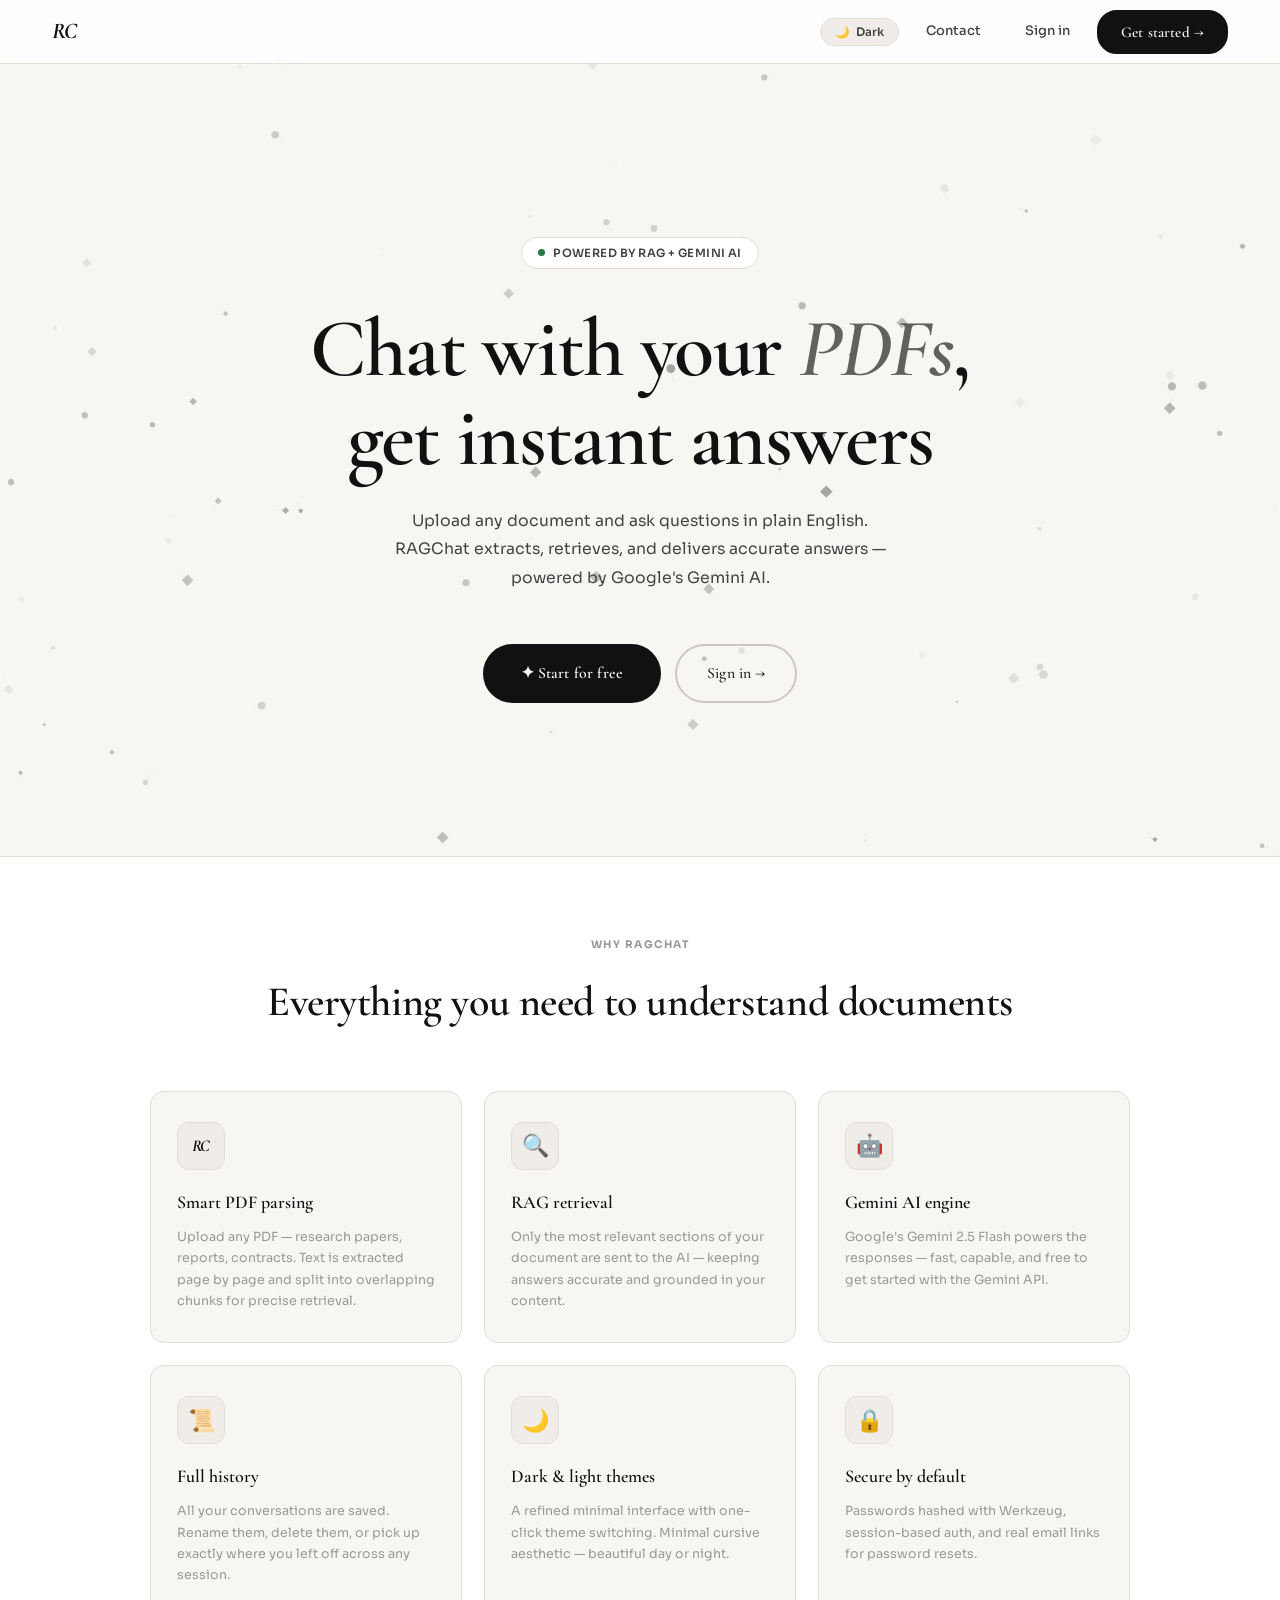
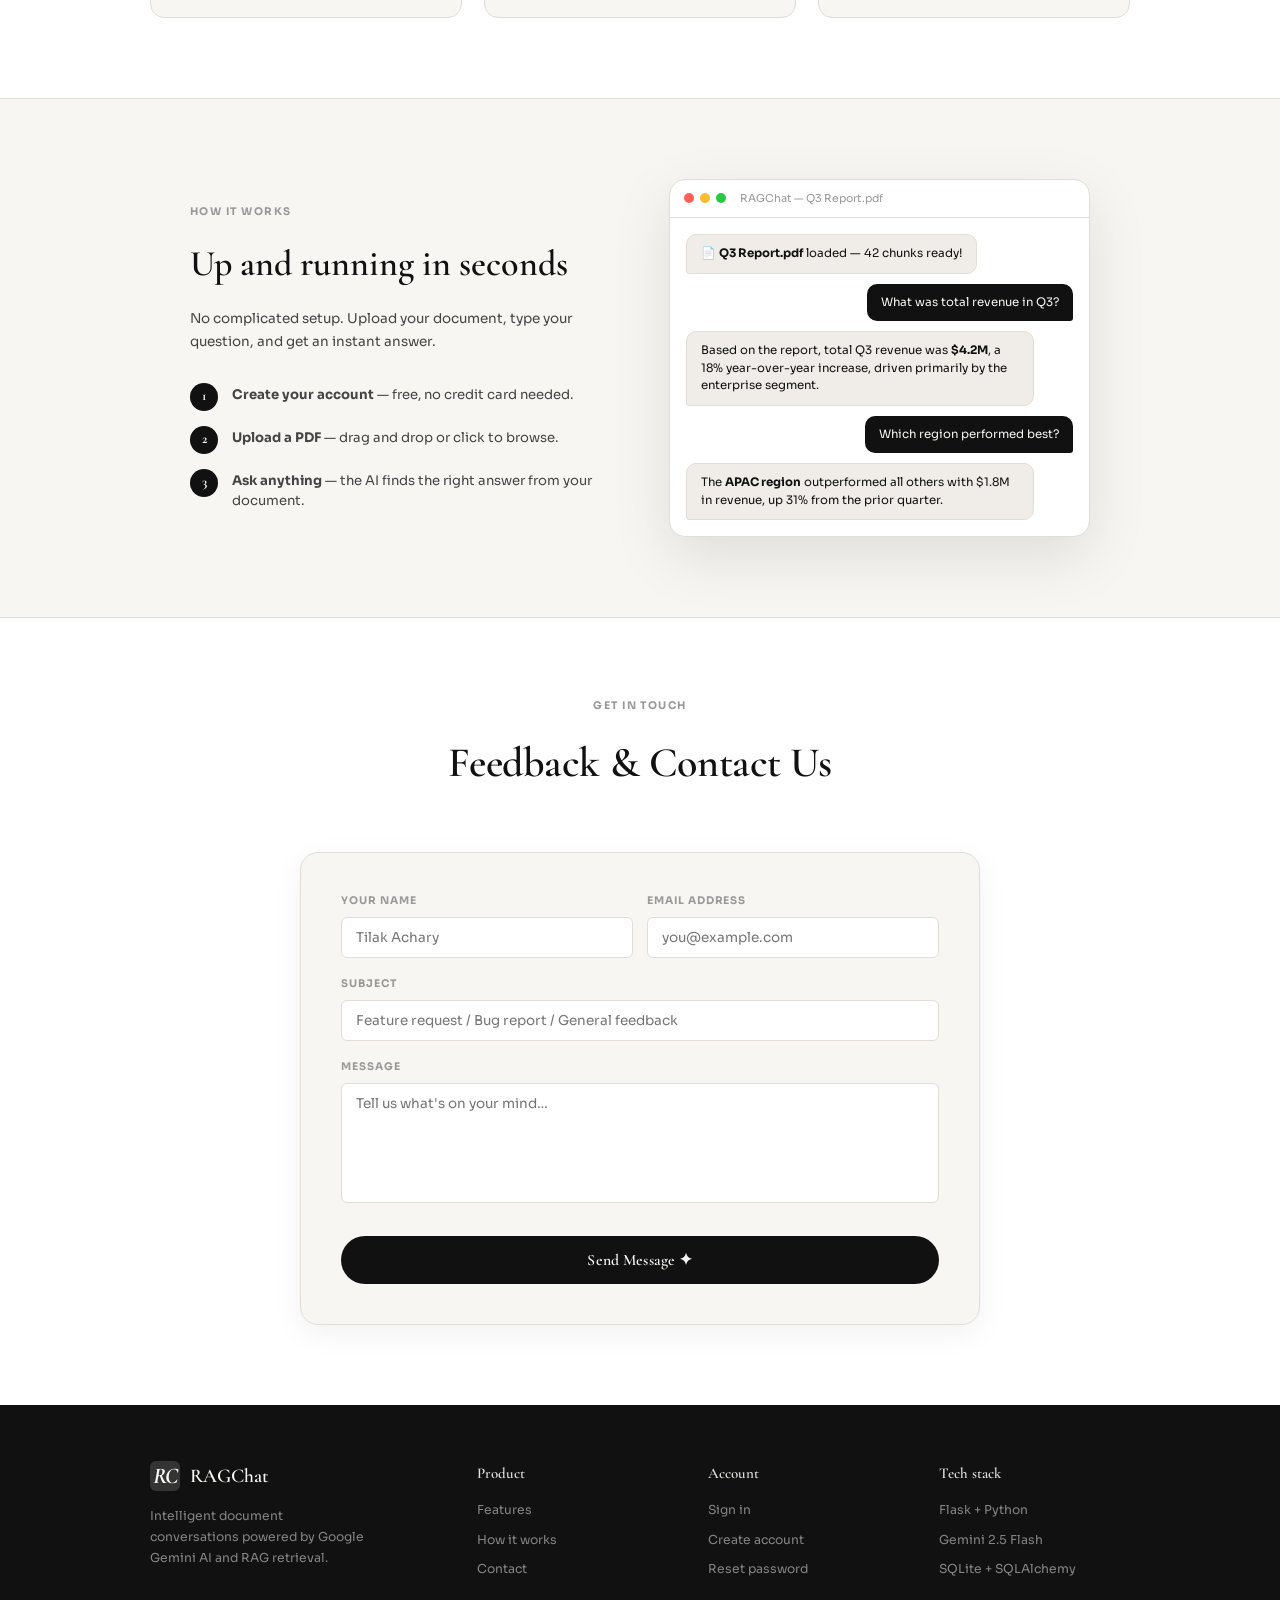
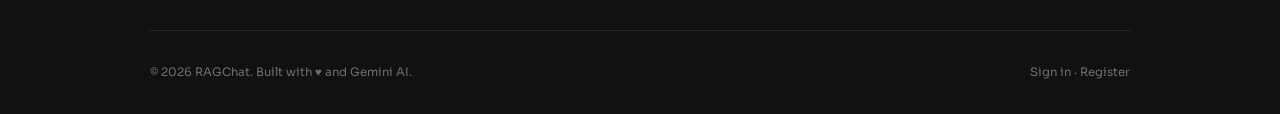
<file: index.html>
<!DOCTYPE html>
<html lang="en" data-theme="light">
<head>
  <meta charset="UTF-8">
  <meta name="viewport" content="width=device-width, initial-scale=1.0">
  <title>RAGChat — Chat with your PDFs</title>
  <meta name="description" content="Upload any PDF and get instant AI-powered answers. Built with Gemini AI and RAG retrieval.">
  <link rel="stylesheet" href="/static/css/style.css">
  <link rel="preconnect" href="https://fonts.googleapis.com">
  <style>
    /* ═══════════════════════════════════════════════════════
       INDEX PAGE — FULL REDESIGN
    ═══════════════════════════════════════════════════════ */

    html, body { scroll-behavior: smooth; }

    .index-page {
      min-height: 100vh;
      display: flex;
      flex-direction: column;
      background: var(--bg);
      position: relative;
    }

    /* ── Asteroid Canvas ── */
    #asteroidCanvas {
      position: fixed;
      top: 0; left: 0;
      width: 100%; height: 100%;
      pointer-events: none;
      z-index: 0;
      opacity: 0.55;
      transition: opacity 0.4s ease;
    }

    [data-theme="dark"] #asteroidCanvas { opacity: 0.75; }

    /* ── Navbar ── */
    .nav {
      display: flex;
      align-items: center;
      justify-content: space-between;
      padding: 0 52px;
      height: 64px;
      border-bottom: 1px solid var(--border);
      background: rgba(255,255,255,0.80);
      backdrop-filter: blur(12px);
      -webkit-backdrop-filter: blur(12px);
      position: sticky;
      top: 0;
      z-index: 200;
    }

    [data-theme="dark"] .nav {
      background: rgba(23,23,23,0.85);
    }

    .nav-logo {
      display: flex;
      align-items: center;
      gap: 10px;
      font-family: var(--font-cursive);
      font-size: 1.4rem;
      font-weight: 600;
      letter-spacing: 0.01em;
    }

    .nav-logo-icon {
      background: none;
      border-radius: 0;
      display: flex; align-items: center; justify-content: center;
      font-family: 'Cormorant Garamond', Georgia, serif;
      font-style: italic;
      font-weight: 700;
      font-size: 1.5rem;
      letter-spacing: -0.04em;
      color: var(--text);
      line-height: 1;
    }

    .nav-actions {
      display: flex;
      align-items: center;
      gap: 10px;
    }

    /* Theme pill toggle in nav */
    .theme-pill {
      display: inline-flex;
      align-items: center;
      gap: 6px;
      padding: 6px 14px;
      background: var(--bg3);
      border: 1.5px solid var(--border);
      border-radius: 20px;
      font-size: 0.78rem;
      font-weight: 600;
      color: var(--text2);
      cursor: pointer;
      transition: all 0.2s ease;
    }

    .theme-pill:hover {
      background: var(--text);
      color: var(--bg);
      border-color: var(--text);
    }

    .nav-link {
      font-size: 0.87rem;
      font-weight: 500;
      color: var(--text2);
      padding: 8px 16px;
      border-radius: 20px;
      transition: all 0.2s ease;
      border: 1.5px solid transparent;
    }

    .nav-link:hover {
      color: var(--text);
      background: var(--bg3);
    }

    .nav-btn {
      font-family: var(--font-cursive);
      font-size: 1rem;
      font-weight: 600;
      color: var(--bg);
      background: var(--text);
      padding: 8px 22px;
      border-radius: 20px;
      transition: all 0.2s ease;
      border: 2px solid var(--text);
      letter-spacing: 0.01em;
    }

    .nav-btn:hover {
      opacity: 0.82;
      transform: translateY(-1px);
    }

    /* ── Hero ── */
    .hero {
      position: relative;
      z-index: 1;
      display: flex;
      flex-direction: column;
      align-items: center;
      justify-content: center;
      padding: 100px 24px 80px;
      text-align: center;
      min-height: 88vh;
    }

    .hero-badge {
      display: inline-flex;
      align-items: center;
      gap: 8px;
      padding: 6px 16px;
      background: var(--bg2);
      border: 1.5px solid var(--border);
      border-radius: 20px;
      font-size: 0.76rem;
      font-weight: 600;
      color: var(--text2);
      margin-bottom: 36px;
      letter-spacing: 0.04em;
      text-transform: uppercase;
      animation: heroFade 0.7s ease both;
      backdrop-filter: blur(8px);
    }

    .hero-badge-dot {
      width: 7px; height: 7px;
      background: var(--success);
      border-radius: 50%;
      animation: pulse 2s infinite;
    }

    @keyframes pulse {
      0%, 100% { opacity: 1; transform: scale(1); }
      50% { opacity: 0.6; transform: scale(0.85); }
    }

    .hero h1 {
      font-family: var(--font-cursive);
      font-size: clamp(2.8rem, 7vw, 5.5rem);
      font-weight: 600;
      letter-spacing: -0.02em;
      line-height: 1.08;
      margin-bottom: 24px;
      max-width: 780px;
      animation: heroFade 0.7s ease 0.1s both;
    }

    .hero h1 em {
      font-style: italic;
      opacity: 0.65;
    }

    .hero-sub {
      font-size: 1.05rem;
      color: var(--text2);
      max-width: 520px;
      line-height: 1.8;
      margin-bottom: 52px;
      animation: heroFade 0.7s ease 0.2s both;
    }

    .hero-ctas {
      display: flex;
      gap: 14px;
      align-items: center;
      justify-content: center;
      flex-wrap: wrap;
      animation: heroFade 0.7s ease 0.3s both;
    }

    @keyframes heroFade {
      from { opacity: 0; transform: translateY(18px); }
      to   { opacity: 1; transform: translateY(0); }
    }

    /* CTA Buttons with radius hover */
    .cta-primary {
      display: inline-flex;
      align-items: center;
      gap: 8px;
      padding: 15px 36px;
      background: var(--text);
      color: var(--bg);
      border-radius: 30px;
      font-family: var(--font-cursive);
      font-size: 1.05rem;
      font-weight: 600;
      transition: all 0.25s ease;
      border: 2px solid var(--text);
      letter-spacing: 0.01em;
      position: relative;
      overflow: hidden;
    }

    .cta-primary::after {
      content: '';
      position: absolute;
      inset: 0;
      background: rgba(255,255,255,0.1);
      transform: scaleX(0);
      transition: transform 0.3s ease;
    }

    .cta-primary:hover::after { transform: scaleX(1); }
    .cta-primary:hover { transform: translateY(-3px); box-shadow: 0 10px 28px rgba(0,0,0,0.2); }

    .cta-secondary {
      display: inline-flex;
      align-items: center;
      gap: 8px;
      padding: 15px 30px;
      background: transparent;
      color: var(--text);
      border-radius: 30px;
      font-family: var(--font-cursive);
      font-size: 1.05rem;
      font-weight: 500;
      transition: all 0.25s ease;
      border: 2px solid var(--border2);
      letter-spacing: 0.01em;
    }

    .cta-secondary:hover {
      background: var(--bg3);
      border-color: var(--text2);
      transform: translateY(-3px);
    }

    /* ── Features ── */
    .features {
      position: relative;
      z-index: 1;
      padding: 80px 52px;
      background: var(--bg2);
      border-top: 1px solid var(--border);
    }

    .section-tag {
      text-align: center;
      font-size: 0.7rem;
      font-weight: 700;
      letter-spacing: 0.14em;
      text-transform: uppercase;
      color: var(--text3);
      margin-bottom: 14px;
    }

    .section-title {
      font-family: var(--font-cursive);
      text-align: center;
      font-size: clamp(1.8rem, 3.5vw, 2.8rem);
      font-weight: 600;
      letter-spacing: -0.01em;
      margin-bottom: 56px;
      color: var(--text);
    }

    .features-grid {
      display: grid;
      grid-template-columns: repeat(3, 1fr);
      gap: 22px;
      max-width: 980px;
      margin: 0 auto;
    }

    /* Feature card with radius hover */
    .feature-card {
      padding: 30px 26px;
      background: var(--bg);
      border: 1.5px solid var(--border);
      border-radius: 14px;
      transition: all 0.3s cubic-bezier(0.4, 0, 0.2, 1);
      cursor: default;
      position: relative;
      overflow: hidden;
    }

    .feature-card::before {
      content: '';
      position: absolute;
      inset: 0;
      border-radius: 14px;
      background: var(--text);
      opacity: 0;
      transition: opacity 0.3s ease;
      z-index: 0;
    }

    .feature-card:hover {
      border-color: var(--text);
      transform: translateY(-6px) scale(1.01);
      box-shadow: 0 20px 40px rgba(0,0,0,0.12);
    }

    .feature-card:hover::before { opacity: 0.04; }

    .feature-card > * { position: relative; z-index: 1; }

    .feature-icon {
      width: 48px; height: 48px;
      background: var(--bg3);
      border-radius: 12px;
      display: flex; align-items: center; justify-content: center;
      font-size: 22px;
      margin-bottom: 18px;
      border: 1px solid var(--border);
      transition: all 0.3s ease;
    }

    .feature-card:hover .feature-icon {
      background: var(--text);
      border-color: var(--text);
      transform: scale(1.08) rotate(-4deg);
    }

    .feature-card h3 {
      font-family: var(--font-cursive);
      font-size: 1.2rem;
      font-weight: 600;
      margin-bottom: 10px;
      letter-spacing: 0;
    }

    .feature-card p {
      font-size: 0.84rem;
      color: var(--text3);
      line-height: 1.7;
    }

    /* ── How It Works ── */
    .how-it-works {
      position: relative;
      z-index: 1;
      padding: 80px 52px;
      background: var(--bg);
      border-top: 1px solid var(--border);
    }

    .how-inner {
      max-width: 900px;
      margin: 0 auto;
      display: flex;
      align-items: center;
      gap: 60px;
    }

    .how-text { flex: 1; }

    .how-text h2 {
      font-family: var(--font-cursive);
      font-size: clamp(1.8rem, 3vw, 2.4rem);
      font-weight: 600;
      margin-bottom: 14px;
    }

    .how-text p {
      font-size: 0.9rem;
      color: var(--text2);
      line-height: 1.75;
      margin-bottom: 28px;
    }

    .how-steps {
      display: flex;
      flex-direction: column;
      gap: 14px;
    }

    .how-step {
      display: flex;
      align-items: flex-start;
      gap: 14px;
    }

    .step-num {
      width: 28px; height: 28px;
      background: var(--text);
      color: var(--bg);
      border-radius: 50%;
      display: flex; align-items: center; justify-content: center;
      font-family: var(--font-cursive);
      font-size: 0.9rem;
      font-weight: 700;
      flex-shrink: 0;
      margin-top: 1px;
    }

    .how-step p {
      font-size: 0.88rem;
      color: var(--text2);
      margin: 0;
      line-height: 1.55;
      padding-top: 3px;
    }

    .demo-preview {
      flex: 1;
      background: var(--bg2);
      border: 1.5px solid var(--border);
      border-radius: 16px;
      overflow: hidden;
      box-shadow: 0 20px 60px rgba(0,0,0,0.10);
    }

    .demo-topbar {
      padding: 10px 14px;
      border-bottom: 1px solid var(--border);
      display: flex;
      align-items: center;
      gap: 6px;
    }

    .demo-dot { width: 10px; height: 10px; border-radius: 50%; }
    .demo-messages { padding: 16px; display: flex; flex-direction: column; gap: 10px; }

    .demo-msg {
      padding: 10px 14px;
      border-radius: 10px;
      font-size: 0.78rem;
      line-height: 1.5;
      max-width: 90%;
    }

    .demo-msg.user { background: var(--text); color: var(--bg); align-self: flex-end; border-bottom-right-radius: 3px; }
    .demo-msg.bot { background: var(--bg3); color: var(--text); border: 1px solid var(--border); align-self: flex-start; border-bottom-left-radius: 3px; }

    /* ── Contact / Feedback ── */
    .contact-section {
      position: relative;
      z-index: 1;
      padding: 80px 52px;
      background: var(--bg2);
      border-top: 1px solid var(--border);
    }

    .contact-inner {
      max-width: 680px;
      margin: 0 auto;
    }

    .contact-form {
      background: var(--bg);
      border: 1.5px solid var(--border);
      border-radius: 18px;
      padding: 40px;
      box-shadow: 0 8px 30px rgba(0,0,0,0.06);
    }

    .contact-form .form-group {
      margin-bottom: 18px;
    }

    .contact-form label {
      display: block;
      font-size: 0.7rem;
      font-weight: 700;
      letter-spacing: 0.09em;
      text-transform: uppercase;
      color: var(--text3);
      margin-bottom: 7px;
    }

    .contact-form input,
    .contact-form textarea,
    .contact-form select {
      width: 100%;
      padding: 11px 14px;
      background: var(--bg2);
      border: 1.5px solid var(--border);
      border-radius: var(--radius-sm);
      color: var(--text);
      font-family: var(--font-sans);
      font-size: 0.9rem;
      outline: none;
      transition: all 0.2s ease;
      resize: none;
    }

    .contact-form input:focus,
    .contact-form textarea:focus,
    .contact-form select:focus {
      border-color: var(--text);
      box-shadow: 0 0 0 3px rgba(0,0,0,0.06);
    }

    [data-theme="dark"] .contact-form input:focus,
    [data-theme="dark"] .contact-form textarea:focus {
      box-shadow: 0 0 0 3px rgba(255,255,255,0.06);
    }

    .contact-form textarea { min-height: 120px; }

    .contact-row { display: grid; grid-template-columns: 1fr 1fr; gap: 14px; }

    .submit-btn {
      width: 100%;
      padding: 14px;
      background: var(--text);
      color: var(--bg);
      border: none;
      border-radius: 30px;
      font-family: var(--font-cursive);
      font-size: 1.05rem;
      font-weight: 600;
      cursor: pointer;
      transition: all 0.25s ease;
      margin-top: 8px;
      letter-spacing: 0.01em;
    }

    .submit-btn:hover { opacity: 0.82; transform: translateY(-2px); box-shadow: 0 8px 24px rgba(0,0,0,0.15); }
    .submit-btn:disabled { opacity: 0.4; cursor: not-allowed; transform: none; box-shadow: none; }

    .contact-success {
      display: none;
      text-align: center;
      padding: 32px 20px;
      animation: heroFade 0.4s ease;
    }

    .contact-success .check { font-size: 52px; margin-bottom: 16px; }

    .contact-success h3 {
      font-family: var(--font-cursive);
      font-size: 1.6rem;
      font-weight: 600;
      margin-bottom: 8px;
    }

    .contact-success p { font-size: 0.88rem; color: var(--text3); margin-bottom: 24px; }

    .contact-success .login-after-btn {
      display: inline-flex;
      align-items: center;
      gap: 8px;
      padding: 12px 28px;
      background: var(--text);
      color: var(--bg);
      border-radius: 24px;
      font-family: var(--font-cursive);
      font-size: 1rem;
      font-weight: 600;
      transition: all 0.2s ease;
    }

    .contact-success .login-after-btn:hover { opacity: 0.8; transform: translateY(-2px); }

    .contact-alert {
      padding: 11px 14px;
      border-radius: var(--radius-sm);
      font-size: 0.85rem;
      margin-bottom: 18px;
      display: none;
    }

    .contact-alert.error { background: #fef2f2; color: #991b1b; border: 1px solid #fecaca; }
    [data-theme="dark"] .contact-alert.error { background: rgba(192,57,43,0.15); color: #f87171; border-color: rgba(192,57,43,0.3); }

    /* ── Footer ── */
    .footer {
      position: relative;
      z-index: 1;
      background: var(--text);
      color: var(--bg);
      padding: 56px 52px 32px;
    }

    .footer-inner {
      max-width: 980px;
      margin: 0 auto;
    }

    .footer-top {
      display: grid;
      grid-template-columns: 1.5fr 1fr 1fr 1fr;
      gap: 40px;
      padding-bottom: 40px;
      border-bottom: 1px solid rgba(255,255,255,0.1);
      margin-bottom: 32px;
    }

    .footer-brand .logo {
      display: flex;
      align-items: center;
      gap: 10px;
      margin-bottom: 14px;
    }

    .footer-brand .logo-icon {
      width: 30px; height: 30px;
      background: rgba(255,255,255,0.15);
      border-radius: 6px;
      display: flex; align-items: center; justify-content: center;
      font-size: 14px;
    }

    .footer-brand .logo-name {
      font-family: var(--font-cursive);
      font-size: 1.3rem;
      font-weight: 600;
    }

    .footer-brand p {
      font-size: 0.82rem;
      opacity: 0.5;
      line-height: 1.7;
      max-width: 220px;
    }

    .footer-col h4 {
      font-family: var(--font-cursive);
      font-size: 1rem;
      font-weight: 600;
      margin-bottom: 16px;
      opacity: 0.9;
    }

    .footer-col a {
      display: block;
      font-size: 0.82rem;
      opacity: 0.5;
      margin-bottom: 10px;
      transition: opacity 0.2s ease;
    }

    .footer-col a:hover { opacity: 1; }

    .footer-bottom {
      display: flex;
      align-items: center;
      justify-content: space-between;
      font-size: 0.78rem;
      opacity: 0.4;
    }

    .footer-bottom a { opacity: 1; color: inherit; }
    .footer-bottom a:hover { opacity: 0.7; }

    /* ── Animations ── */
    @keyframes fadeInDown {
      from { opacity: 0; transform: translateY(-14px); }
      to   { opacity: 1; transform: translateY(0); }
    }

    /* ── Responsive ── */
    @media (max-width: 900px) {
      .nav { padding: 0 20px; }
      .hero { padding: 80px 20px 60px; min-height: auto; }
      .features { padding: 60px 20px; }
      .features-grid { grid-template-columns: 1fr 1fr; gap: 14px; }
      .how-it-works { padding: 60px 20px; }
      .how-inner { flex-direction: column; gap: 36px; }
      .contact-section { padding: 60px 20px; }
      .contact-form { padding: 28px 22px; }
      .contact-row { grid-template-columns: 1fr; }
      .footer { padding: 48px 20px 28px; }
      .footer-top { grid-template-columns: 1fr 1fr; gap: 28px; }
    }

    @media (max-width: 600px) {
      .features-grid { grid-template-columns: 1fr; }
      .footer-top { grid-template-columns: 1fr; }
      .hero h1 { font-size: 2.2rem; }
      .hero-ctas { flex-direction: column; width: 100%; gap: 12px; }
      .btn { width: 100%; text-align: center; }
      .nav-actions { gap: 6px; }
      .nav-btn { padding: 6px 14px; font-size: 0.9rem; }
    }
  </style>
</head>
<body class="index-page">

<!-- Asteroid Canvas -->
<canvas id="asteroidCanvas"></canvas>

<!-- ── Navbar ── -->
<nav class="nav">
  <div class="nav-logo">
    <div class="nav-logo-icon">RC</div>
    
  </div>
  <div class="nav-actions">
    <button class="theme-pill" id="themeToggle">🌙 <span id="themeLabel">Dark</span></button>
    <a href="#contact" class="nav-link">Contact</a>
    <a href="/login" class="nav-link">Sign in</a>
    <a href="/register" class="nav-btn">Get started →</a>
  </div>
</nav>

<!-- ── Hero ── -->
<section class="hero">
  <div class="hero-badge">
    <div class="hero-badge-dot"></div>
    Powered by RAG + Gemini AI
  </div>
  <h1>Chat with your <em>PDFs</em>,<br>get instant answers</h1>
  <p class="hero-sub">Upload any document and ask questions in plain English. RAGChat extracts, retrieves, and delivers accurate answers — powered by Google's Gemini AI.</p>
  <div class="hero-ctas">
    <a href="/register" class="cta-primary">✦ Start for free</a>
    <a href="/login" class="cta-secondary">Sign in →</a>
  </div>
</section>

<!-- ── Features ── -->
<section class="features" id="features">
  <div class="section-tag">Why RAGChat</div>
  <h2 class="section-title">Everything you need to understand documents</h2>
  <div class="features-grid">
    <div class="feature-card">
      <div class="feature-icon" style="font-family:'Cormorant Garamond',serif;font-style:italic;font-weight:700;font-size:1.1rem;letter-spacing:-0.04em;">RC</div>
      <h3>Smart PDF parsing</h3>
      <p>Upload any PDF — research papers, reports, contracts. Text is extracted page by page and split into overlapping chunks for precise retrieval.</p>
    </div>
    <div class="feature-card">
      <div class="feature-icon">🔍</div>
      <h3>RAG retrieval</h3>
      <p>Only the most relevant sections of your document are sent to the AI — keeping answers accurate and grounded in your content.</p>
    </div>
    <div class="feature-card">
      <div class="feature-icon">🤖</div>
      <h3>Gemini AI engine</h3>
      <p>Google's Gemini 2.5 Flash powers the responses — fast, capable, and free to get started with the Gemini API.</p>
    </div>
    <div class="feature-card">
      <div class="feature-icon">📜</div>
      <h3>Full history</h3>
      <p>All your conversations are saved. Rename them, delete them, or pick up exactly where you left off across any session.</p>
    </div>
    <div class="feature-card">
      <div class="feature-icon">🌙</div>
      <h3>Dark &amp; light themes</h3>
      <p>A refined minimal interface with one-click theme switching. Minimal cursive aesthetic — beautiful day or night.</p>
    </div>
    <div class="feature-card">
      <div class="feature-icon">🔒</div>
      <h3>Secure by default</h3>
      <p>Passwords hashed with Werkzeug, session-based auth, and real email links for password resets.</p>
    </div>
  </div>
</section>

<!-- ── How It Works ── -->
<section class="how-it-works" id="how">
  <div class="how-inner">
    <div class="how-text">
      <div class="section-tag" style="text-align:left;">How it works</div>
      <h2>Up and running in seconds</h2>
      <p>No complicated setup. Upload your document, type your question, and get an instant answer.</p>
      <div class="how-steps">
        <div class="how-step">
          <div class="step-num">1</div>
          <p><strong>Create your account</strong> — free, no credit card needed.</p>
        </div>
        <div class="how-step">
          <div class="step-num">2</div>
          <p><strong>Upload a PDF</strong> — drag and drop or click to browse.</p>
        </div>
        <div class="how-step">
          <div class="step-num">3</div>
          <p><strong>Ask anything</strong> — the AI finds the right answer from your document.</p>
        </div>
      </div>
    </div>
    <div class="demo-preview">
      <div class="demo-topbar">
        <div class="demo-dot" style="background:#ff5f57;"></div>
        <div class="demo-dot" style="background:#febc2e;"></div>
        <div class="demo-dot" style="background:#28c840;"></div>
        <span style="font-size:0.72rem; color:var(--text3); margin-left:8px;">RAGChat — Q3 Report.pdf</span>
      </div>
      <div class="demo-messages">
        <div class="demo-msg bot">📄 <strong>Q3 Report.pdf</strong> loaded — 42 chunks ready!</div>
        <div class="demo-msg user">What was total revenue in Q3?</div>
        <div class="demo-msg bot">Based on the report, total Q3 revenue was <strong>$4.2M</strong>, a 18% year-over-year increase, driven primarily by the enterprise segment.</div>
        <div class="demo-msg user">Which region performed best?</div>
        <div class="demo-msg bot">The <strong>APAC region</strong> outperformed all others with $1.8M in revenue, up 31% from the prior quarter.</div>
      </div>
    </div>
  </div>
</section>

<!-- ── Contact / Feedback ── -->
<section class="contact-section" id="contact">
  <div class="contact-inner">
    <div class="section-tag" style="text-align:center;">Get in touch</div>
    <h2 class="section-title">Feedback &amp; Contact Us</h2>

    <div class="contact-form">
      <div class="contact-alert error" id="contactError"></div>

      <!-- Form -->
      <div id="contactFormBody">
        <div class="contact-row">
          <div class="form-group">
            <label for="cName">Your name</label>
            <input type="text" id="cName" placeholder="Tilak Achary">
          </div>
          <div class="form-group">
            <label for="cEmail">Email address</label>
            <input type="email" id="cEmail" placeholder="you@example.com">
          </div>
        </div>
        <div class="form-group">
          <label for="cSubject">Subject</label>
          <input type="text" id="cSubject" placeholder="Feature request / Bug report / General feedback">
        </div>
        <div class="form-group">
          <label for="cMessage">Message</label>
          <textarea id="cMessage" placeholder="Tell us what's on your mind…"></textarea>
        </div>
        <button class="submit-btn" id="contactSubmitBtn">
          <span id="contactBtnText">Send Message ✦</span>
        </button>
      </div>

      <!-- Success state -->
      <div class="contact-success" id="contactSuccess">
        <div class="check">📬</div>
        <h3>Message received!</h3>
        <p>Thanks for reaching out. We've received your message and will get back to you soon.</p>
        <a href="/login" class="login-after-btn">Sign in to RAGChat →</a>
      </div>
    </div>
  </div>
</section>

<!-- ── Footer ── -->
<footer class="footer">
  <div class="footer-inner">
    <div class="footer-top">
      <div class="footer-brand">
        <div class="logo">
          <div class="logo-icon" style="font-family:'Cormorant Garamond',serif;font-style:italic;font-weight:700;font-size:1.5rem;color:var(--bg);letter-spacing:-0.04em;line-height:1;">RC</div>
          <span class="logo-name">RAGChat</span>
        </div>
        <p>Intelligent document conversations powered by Google Gemini AI and RAG retrieval.</p>
      </div>
      <div class="footer-col">
        <h4>Product</h4>
        <a href="#features">Features</a>
        <a href="#how">How it works</a>
        <a href="#contact">Contact</a>
      </div>
      <div class="footer-col">
        <h4>Account</h4>
        <a href="/login">Sign in</a>
        <a href="/register">Create account</a>
        <a href="/reset-password">Reset password</a>
      </div>
      <div class="footer-col">
        <h4>Tech stack</h4>
        <a href="#">Flask + Python</a>
        <a href="#">Gemini 2.5 Flash</a>
        <a href="#">SQLite + SQLAlchemy</a>
      </div>
    </div>
    <div class="footer-bottom">
      <span>© 2026 RAGChat. Built with ♥ and Gemini AI.</span>
      <span><a href="/login">Sign in</a> · <a href="/register">Register</a></span>
    </div>
  </div>
</footer>

<script>
// ── Theme ────────────────────────────────────────────────────────────────────
const savedTheme = localStorage.getItem('theme') || 'light';
document.documentElement.setAttribute('data-theme', savedTheme);
const themeToggle = document.getElementById('themeToggle');
const themeLabel  = document.getElementById('themeLabel');

function applyTheme(theme) {
  document.documentElement.setAttribute('data-theme', theme);
  localStorage.setItem('theme', theme);
  if (theme === 'dark') {
    themeToggle.innerHTML = '☀️ <span id="themeLabel">Light</span>';
  } else {
    themeToggle.innerHTML = '🌙 <span id="themeLabel">Dark</span>';
  }
}

applyTheme(savedTheme);

themeToggle.addEventListener('click', () => {
  const next = document.documentElement.getAttribute('data-theme') === 'dark' ? 'light' : 'dark';
  applyTheme(next);
});

// ── Asteroid Canvas ─────────────────────────────────────────────────────────
(function() {
  const canvas = document.getElementById('asteroidCanvas');
  const ctx    = canvas.getContext('2d');

  let W, H, asteroids = [];

  function resize() {
    W = canvas.width  = window.innerWidth;
    H = canvas.height = window.innerHeight;
  }

  function isDark() {
    return document.documentElement.getAttribute('data-theme') === 'dark';
  }

  function randBetween(a, b) { return a + Math.random() * (b - a); }

  function createAsteroid() {
    const angle = Math.random() * Math.PI * 2;
    const speed = randBetween(0.3, 1.4);
    const size  = randBetween(1.2, 4.5);
    return {
      x:    Math.random() * W,
      y:    Math.random() * H,
      vx:   Math.cos(angle) * speed,
      vy:   Math.sin(angle) * speed,
      size,
      tail: randBetween(3, 12),
      opacity: randBetween(0.25, 0.85),
      shape: Math.random() > 0.5 ? 'circle' : 'diamond',
    };
  }

  function init() {
    resize();
    asteroids = [];
    const count = Math.floor(W * H / 14000);
    for (let i = 0; i < count; i++) asteroids.push(createAsteroid());
  }

  function draw() {
    ctx.clearRect(0, 0, W, H);

    const dark = isDark();
    const color = dark ? '220,220,220' : '40,40,40';

    asteroids.forEach(a => {
      ctx.save();
      ctx.globalAlpha = a.opacity;
      ctx.strokeStyle = `rgba(${color},${a.opacity})`;
      ctx.fillStyle   = `rgba(${color},${a.opacity})`;
      ctx.lineWidth   = 0.8;

      // Draw tail
      ctx.beginPath();
      ctx.moveTo(a.x, a.y);
      ctx.lineTo(a.x - a.vx * a.tail, a.y - a.vy * a.tail);
      ctx.globalAlpha = a.opacity * 0.25;
      ctx.stroke();

      // Draw body
      ctx.globalAlpha = a.opacity;
      if (a.shape === 'circle') {
        ctx.beginPath();
        ctx.arc(a.x, a.y, a.size, 0, Math.PI * 2);
        ctx.fill();
      } else {
        const s = a.size * 1.4;
        ctx.beginPath();
        ctx.moveTo(a.x, a.y - s);
        ctx.lineTo(a.x + s, a.y);
        ctx.lineTo(a.x, a.y + s);
        ctx.lineTo(a.x - s, a.y);
        ctx.closePath();
        ctx.fill();
      }
      ctx.restore();

      // Move
      a.x += a.vx;
      a.y += a.vy;

      // Wrap around
      if (a.x < -20) a.x = W + 20;
      if (a.x > W + 20) a.x = -20;
      if (a.y < -20) a.y = H + 20;
      if (a.y > H + 20) a.y = -20;
    });

    requestAnimationFrame(draw);
  }

  window.addEventListener('resize', init);
  init();
  draw();
})();

// ── Contact Form ─────────────────────────────────────────────────────────────
document.getElementById('contactSubmitBtn').addEventListener('click', async () => {
  const name    = document.getElementById('cName').value.trim();
  const email   = document.getElementById('cEmail').value.trim();
  const subject = document.getElementById('cSubject').value.trim();
  const message = document.getElementById('cMessage').value.trim();
  const errEl   = document.getElementById('contactError');

  errEl.style.display = 'none';

  if (!name || !email || !subject || !message) {
    errEl.textContent = 'Please fill in all fields.';
    errEl.style.display = 'block';
    return;
  }

  const btn = document.getElementById('contactSubmitBtn');
  btn.disabled = true;
  document.getElementById('contactBtnText').innerHTML = '<span style="opacity:0.6">Sending…</span>';

  try {
    const res  = await fetch('/api/contact', {
      method:  'POST',
      headers: { 'Content-Type': 'application/json' },
      body:    JSON.stringify({ name, email, subject, message })
    });
    const data = await res.json();
    if (data.success) {
      document.getElementById('contactFormBody').style.display = 'none';
      document.getElementById('contactSuccess').style.display  = 'block';
    } else {
      errEl.textContent = data.error || 'Failed to send. Please try again.';
      errEl.style.display = 'block';
      btn.disabled = false;
      document.getElementById('contactBtnText').textContent = 'Send Message ✦';
    }
  } catch (e) {
    errEl.textContent = 'Connection error. Please try again.';
    errEl.style.display = 'block';
    btn.disabled = false;
    document.getElementById('contactBtnText').textContent = 'Send Message ✦';
  }
});
</script>
</body>
</html>
</file>
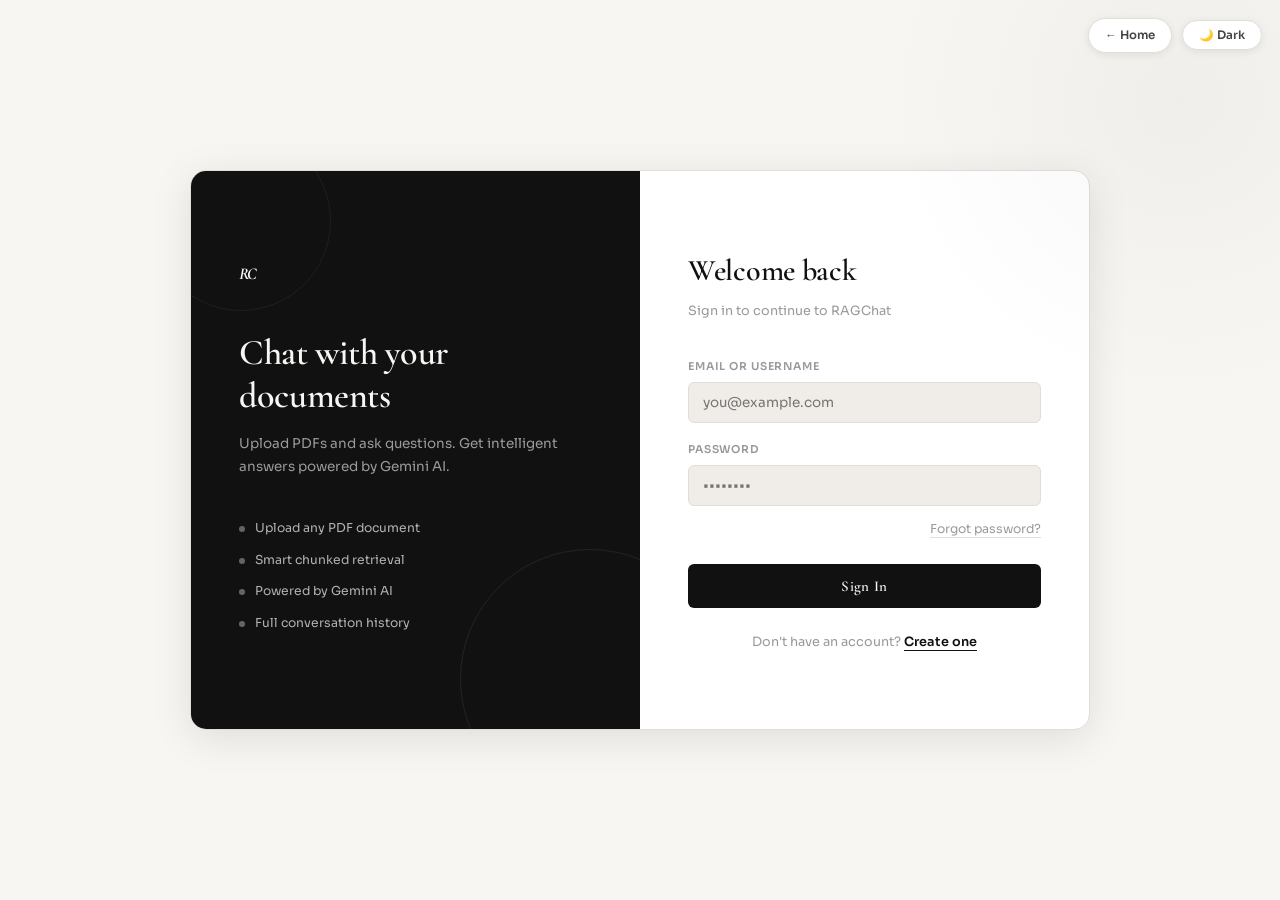
<file: templates/login.html>
<!DOCTYPE html>
<html lang="en" data-theme="light">
<head>
  <meta charset="UTF-8">
  <meta name="viewport" content="width=device-width, initial-scale=1.0">
  <title>Login — RAGChat</title>
  <link rel="stylesheet" href="/static/css/style.css">
  <style>
    /* Auth page floating animation */
    .auth-grid {
      animation: floatCard 5s ease-in-out infinite;
    }

    @keyframes floatCard {
      0%, 100% { transform: translateY(0px); }
      50%       { transform: translateY(-10px); }
    }

    /* Better theme toggle in top-right */
    .auth-theme-row {
      position: fixed;
      top: 18px; right: 18px;
      z-index: 200;
      display: flex;
      align-items: center;
      gap: 10px;
    }

    .auth-theme-pill {
      display: inline-flex;
      align-items: center;
      gap: 6px;
      padding: 7px 16px;
      background: var(--bg2);
      border: 1.5px solid var(--border);
      border-radius: 20px;
      font-size: 0.78rem;
      font-weight: 600;
      color: var(--text2);
      cursor: pointer;
      transition: all 0.2s ease;
      box-shadow: 0 2px 8px rgba(0,0,0,0.08);
    }

    .auth-theme-pill:hover {
      background: var(--text);
      color: var(--bg);
      border-color: var(--text);
    }

    .home-back-btn {
      display: inline-flex;
      align-items: center;
      gap: 6px;
      padding: 7px 16px;
      background: var(--bg2);
      border: 1.5px solid var(--border);
      border-radius: 20px;
      font-size: 0.78rem;
      font-weight: 600;
      color: var(--text2);
      cursor: pointer;
      transition: all 0.2s ease;
      text-decoration: none;
      box-shadow: 0 2px 8px rgba(0,0,0,0.08);
    }

    .home-back-btn:hover {
      background: var(--text);
      color: var(--bg);
      border-color: var(--text);
    }
  </style>
</head>
<body class="auth-page">

  <!-- Top controls -->
  <div class="auth-theme-row">
    <a href="/" class="home-back-btn">← Home</a>
    <button class="auth-theme-pill" id="themeToggle">🌙 Dark</button>
  </div>

  <div class="auth-grid">
    <!-- Brand panel -->
    <div class="auth-brand">
      <div class="brand-logo">
        <div class="brand-icon" style="font-family:'Cormorant Garamond',serif;font-style:italic;font-weight:700;font-size:1.1rem;letter-spacing:-0.04em;">RC</div>
        <span class="brand-name"></span>
      </div>
      <h1>Chat with your documents</h1>
      <p>Upload PDFs and ask questions. Get intelligent answers powered by Gemini AI.</p>
      <div class="auth-features">
        <div class="auth-feature">
          <div class="auth-feature-dot"></div>
          <span>Upload any PDF document</span>
        </div>
        <div class="auth-feature">
          <div class="auth-feature-dot"></div>
          <span>Smart chunked retrieval</span>
        </div>
        <div class="auth-feature">
          <div class="auth-feature-dot"></div>
          <span>Powered by Gemini AI</span>
        </div>
        <div class="auth-feature">
          <div class="auth-feature-dot"></div>
          <span>Full conversation history</span>
        </div>
      </div>
    </div>

    <!-- Form panel -->
    <div class="auth-form-side">
      <h2>Welcome back</h2>
      <p class="subtitle">Sign in to continue to RAGChat</p>

      <div class="alert alert-error" id="errorAlert"></div>

      <div class="form-group">
        <label for="identifier">Email or Username</label>
        <input type="text" class="form-input" id="identifier" placeholder="you@example.com" autocomplete="email">
      </div>

      <div class="form-group">
        <label for="password">Password</label>
        <input type="password" class="form-input" id="password" placeholder="••••••••" autocomplete="current-password">
      </div>

      <div style="text-align:right; margin-top:-8px; margin-bottom:16px;">
        <a href="/reset-password" style="font-size:0.82rem; color:var(--text3); border-bottom:1px solid var(--border);">
          Forgot password?
        </a>
      </div>

      <button class="btn btn-primary" id="loginBtn">
        <span id="loginBtnText">Sign In</span>
      </button>

      <div class="auth-switch">
        Don't have an account? <a href="/register">Create one</a>
      </div>
    </div>
  </div>

  <script>
    // Theme
    const savedTheme = localStorage.getItem('theme') || 'light';
    document.documentElement.setAttribute('data-theme', savedTheme);
    const themeToggle = document.getElementById('themeToggle');
    themeToggle.textContent = savedTheme === 'dark' ? '☀️ Light' : '🌙 Dark';

    themeToggle.addEventListener('click', () => {
      const current = document.documentElement.getAttribute('data-theme');
      const next = current === 'dark' ? 'light' : 'dark';
      document.documentElement.setAttribute('data-theme', next);
      localStorage.setItem('theme', next);
      themeToggle.textContent = next === 'dark' ? '☀️ Light' : '🌙 Dark';
    });

    // Login
    const loginBtn     = document.getElementById('loginBtn');
    const loginBtnText = document.getElementById('loginBtnText');
    const errorAlert   = document.getElementById('errorAlert');

    function showError(msg) {
      errorAlert.textContent = msg;
      errorAlert.style.display = 'block';
    }

    function setLoading(loading) {
      loginBtn.disabled = loading;
      loginBtnText.innerHTML = loading ? '<span class="spinner"></span>' : 'Sign In';
    }

    async function login() {
      const identifier = document.getElementById('identifier').value.trim();
      const password   = document.getElementById('password').value;
      errorAlert.style.display = 'none';

      if (!identifier || !password) {
        showError('Please fill in all fields');
        return;
      }

      setLoading(true);
      try {
        const res  = await fetch('/api/login', {
          method:  'POST',
          headers: {'Content-Type': 'application/json'},
          body:    JSON.stringify({ identifier, password })
        });
        const data = await res.json();
        if (data.success) {
          window.location.href = '/chat';
        } else {
          showError(data.error || 'Login failed');
        }
      } catch (e) {
        showError('Connection error. Please try again.');
      } finally {
        setLoading(false);
      }
    }

    loginBtn.addEventListener('click', login);
    document.addEventListener('keydown', e => {
      if (e.key === 'Enter') login();
    });
  </script>
</body>
</html>
</file>
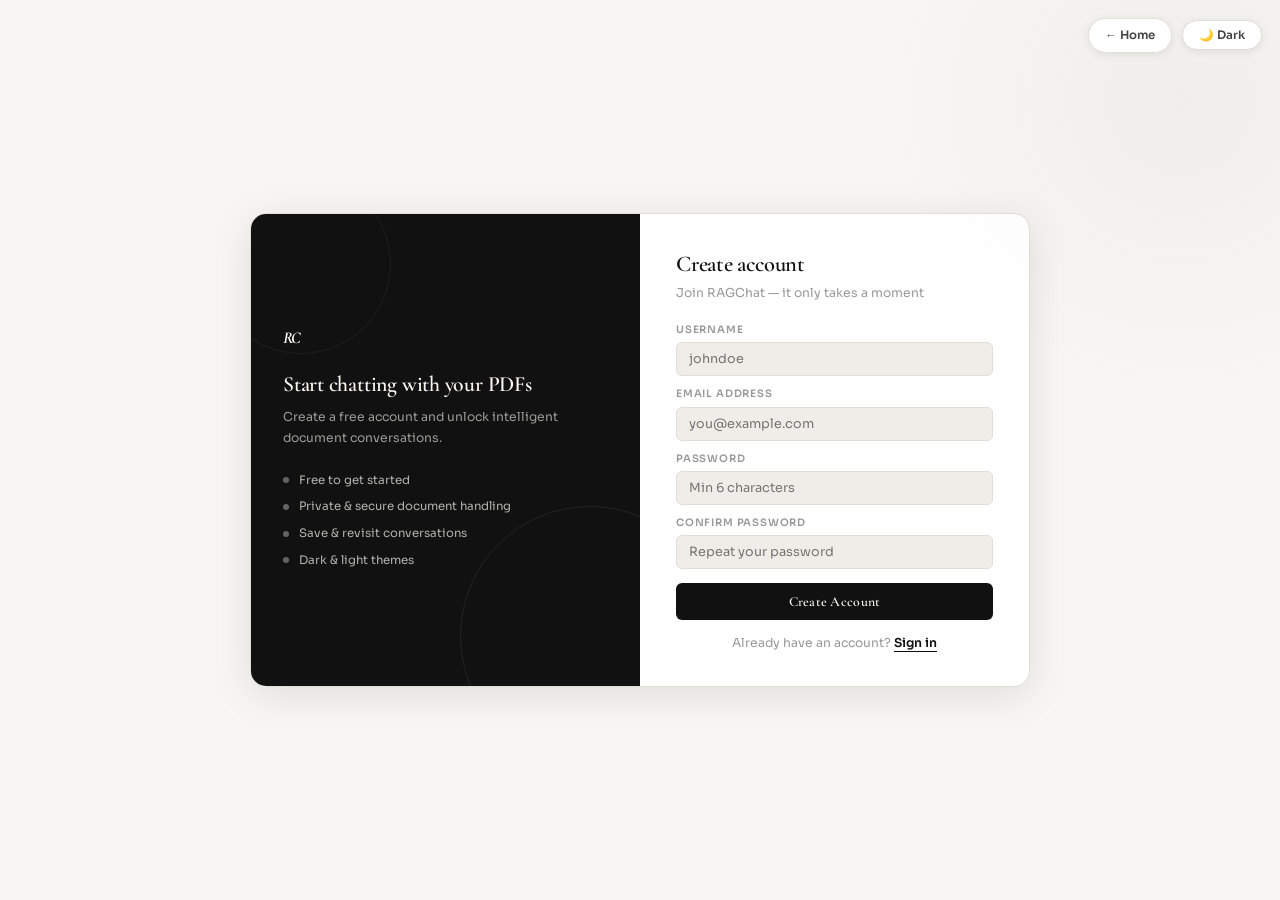
<file: templates/register.html>
<!DOCTYPE html>
<html lang="en" data-theme="light">
<head>
  <meta charset="UTF-8">
  <meta name="viewport" content="width=device-width, initial-scale=1.0">
  <title>Register — RAGChat</title>
  <link rel="stylesheet" href="/static/css/style.css">
  <style>
    /* Compact card with float animation */
    .auth-grid {
      width: 780px;
      min-height: 440px;
      animation: floatCard 5s ease-in-out infinite;
    }

    @keyframes floatCard {
      0%, 100% { transform: translateY(0px); }
      50%       { transform: translateY(-8px); }
    }

    /* Tighter brand panel */
    .auth-brand { padding: 36px 32px; }
    .auth-brand h1 { font-size: 1.45rem; margin-bottom: 10px; }
    .auth-brand p  { font-size: 0.82rem; }
    .brand-logo    { margin-bottom: 24px; }
    .auth-features { margin-top: 22px; gap: 8px; }
    .auth-feature  { font-size: 0.78rem; }

    /* Tighter form panel */
    .auth-form-side { padding: 32px 36px; }
    .auth-form-side h2  { font-size: 1.5rem; margin-bottom: 2px; }
    .auth-form-side .subtitle { margin-bottom: 18px; font-size: 0.82rem; }

    /* Compact form fields */
    .form-group { margin-bottom: 10px; }
    .form-group label { margin-bottom: 4px; font-size: 0.68rem; }
    .form-input { padding: 8px 12px; font-size: 0.85rem; }

    /* Compact button */
    .btn-primary { padding: 10px; margin-top: 4px; font-size: 0.92rem; }

    .auth-switch { margin-top: 14px; font-size: 0.82rem; }

    /* Top controls */
    .auth-theme-row {
      position: fixed;
      top: 18px; right: 18px;
      z-index: 200;
      display: flex;
      align-items: center;
      gap: 10px;
    }

    .auth-theme-pill {
      display: inline-flex;
      align-items: center;
      gap: 6px;
      padding: 7px 16px;
      background: var(--bg2);
      border: 1.5px solid var(--border);
      border-radius: 20px;
      font-size: 0.78rem;
      font-weight: 600;
      color: var(--text2);
      cursor: pointer;
      transition: all 0.2s ease;
      box-shadow: 0 2px 8px rgba(0,0,0,0.08);
    }

    .auth-theme-pill:hover {
      background: var(--text);
      color: var(--bg);
      border-color: var(--text);
    }

    .home-back-btn {
      display: inline-flex;
      align-items: center;
      gap: 6px;
      padding: 7px 16px;
      background: var(--bg2);
      border: 1.5px solid var(--border);
      border-radius: 20px;
      font-size: 0.78rem;
      font-weight: 600;
      color: var(--text2);
      cursor: pointer;
      transition: all 0.2s ease;
      text-decoration: none;
      box-shadow: 0 2px 8px rgba(0,0,0,0.08);
    }

    .home-back-btn:hover {
      background: var(--text);
      color: var(--bg);
      border-color: var(--text);
    }
  </style>
</head>
<body class="auth-page">

  <div class="auth-theme-row">
    <a href="/" class="home-back-btn">← Home</a>
    <button class="auth-theme-pill" id="themeToggle">🌙 Dark</button>
  </div>

  <div class="auth-grid">
    <div class="auth-brand">
      <div class="brand-logo">
        <div class="brand-icon" style="font-family:'Cormorant Garamond',serif;font-style:italic;font-weight:700;font-size:1.1rem;letter-spacing:-0.04em;">RC</div>
        <span class="brand-name"></span>
      </div>
      <h1>Start chatting with your PDFs</h1>
      <p>Create a free account and unlock intelligent document conversations.</p>
      <div class="auth-features">
        <div class="auth-feature">
          <div class="auth-feature-dot"></div>
          <span>Free to get started</span>
        </div>
        <div class="auth-feature">
          <div class="auth-feature-dot"></div>
          <span>Private &amp; secure document handling</span>
        </div>
        <div class="auth-feature">
          <div class="auth-feature-dot"></div>
          <span>Save &amp; revisit conversations</span>
        </div>
        <div class="auth-feature">
          <div class="auth-feature-dot"></div>
          <span>Dark &amp; light themes</span>
        </div>
      </div>
    </div>

    <div class="auth-form-side">
      <h2>Create account</h2>
      <p class="subtitle">Join RAGChat — it only takes a moment</p>

      <div class="alert alert-error"   id="errorAlert"></div>
      <div class="alert alert-success" id="successAlert"></div>

      <div class="form-group">
        <label for="username">Username</label>
        <input type="text" class="form-input" id="username" placeholder="johndoe" autocomplete="username">
        <div class="form-error" id="usernameError"></div>
      </div>

      <div class="form-group">
        <label for="email">Email address</label>
        <input type="email" class="form-input" id="email" placeholder="you@example.com" autocomplete="email">
        <div class="form-error" id="emailError"></div>
      </div>

      <div class="form-group">
        <label for="password">Password</label>
        <input type="password" class="form-input" id="password" placeholder="Min 6 characters" autocomplete="new-password">
        <div class="form-error" id="passwordError"></div>
      </div>

      <div class="form-group">
        <label for="confirmPassword">Confirm Password</label>
        <input type="password" class="form-input" id="confirmPassword" placeholder="Repeat your password" autocomplete="new-password">
        <div class="form-error" id="confirmError"></div>
      </div>

      <button class="btn btn-primary" id="registerBtn">
        <span id="registerBtnText">Create Account</span>
      </button>

      <div class="auth-switch">
        Already have an account? <a href="/login">Sign in</a>
      </div>
    </div>
  </div>

  <script>
    const savedTheme = localStorage.getItem('theme') || 'light';
    document.documentElement.setAttribute('data-theme', savedTheme);
    const themeToggle = document.getElementById('themeToggle');
    themeToggle.textContent = savedTheme === 'dark' ? '☀️ Light' : '🌙 Dark';
    themeToggle.addEventListener('click', () => {
      const current = document.documentElement.getAttribute('data-theme');
      const next = current === 'dark' ? 'light' : 'dark';
      document.documentElement.setAttribute('data-theme', next);
      localStorage.setItem('theme', next);
      themeToggle.textContent = next === 'dark' ? '☀️ Light' : '🌙 Dark';
    });

    const registerBtn     = document.getElementById('registerBtn');
    const registerBtnText = document.getElementById('registerBtnText');

    function clearErrors() {
      document.querySelectorAll('.form-error').forEach(e => { e.style.display = 'none'; e.textContent = ''; });
      document.querySelectorAll('.form-input').forEach(e => e.classList.remove('error'));
      document.getElementById('errorAlert').style.display = 'none';
    }

    function fieldError(id, msg) {
      const el    = document.getElementById(id + 'Error');
      const input = document.getElementById(id);
      if (el)    { el.textContent = msg; el.style.display = 'block'; }
      if (input)   input.classList.add('error');
    }

    async function register() {
      clearErrors();
      const username = document.getElementById('username').value.trim();
      const email    = document.getElementById('email').value.trim();
      const password = document.getElementById('password').value;
      const confirm  = document.getElementById('confirmPassword').value;

      let valid = true;
      if (!username)             { fieldError('username', 'Username is required'); valid = false; }
      if (!email)                { fieldError('email', 'Email is required'); valid = false; }
      if (!password)             { fieldError('password', 'Password is required'); valid = false; }
      else if (password.length < 6) { fieldError('password', 'At least 6 characters'); valid = false; }
      if (password !== confirm)  { fieldError('confirm', 'Passwords do not match'); valid = false; }
      if (!valid) return;

      registerBtn.disabled = true;
      registerBtnText.innerHTML = '<span class="spinner"></span>';

      try {
        const res  = await fetch('/api/register', {
          method:  'POST',
          headers: {'Content-Type': 'application/json'},
          body:    JSON.stringify({ username, email, password })
        });
        const data = await res.json();
        if (data.success) {
          window.location.href = '/chat';
        } else {
          const errAlert = document.getElementById('errorAlert');
          errAlert.textContent = data.error || 'Registration failed';
          errAlert.style.display = 'block';
        }
      } catch (e) {
        document.getElementById('errorAlert').textContent  = 'Connection error';
        document.getElementById('errorAlert').style.display = 'block';
      } finally {
        registerBtn.disabled  = false;
        registerBtnText.textContent = 'Create Account';
      }
    }

    registerBtn.addEventListener('click', register);
    document.addEventListener('keydown', e => { if (e.key === 'Enter') register(); });
  </script>
</body>
</html>
</file>
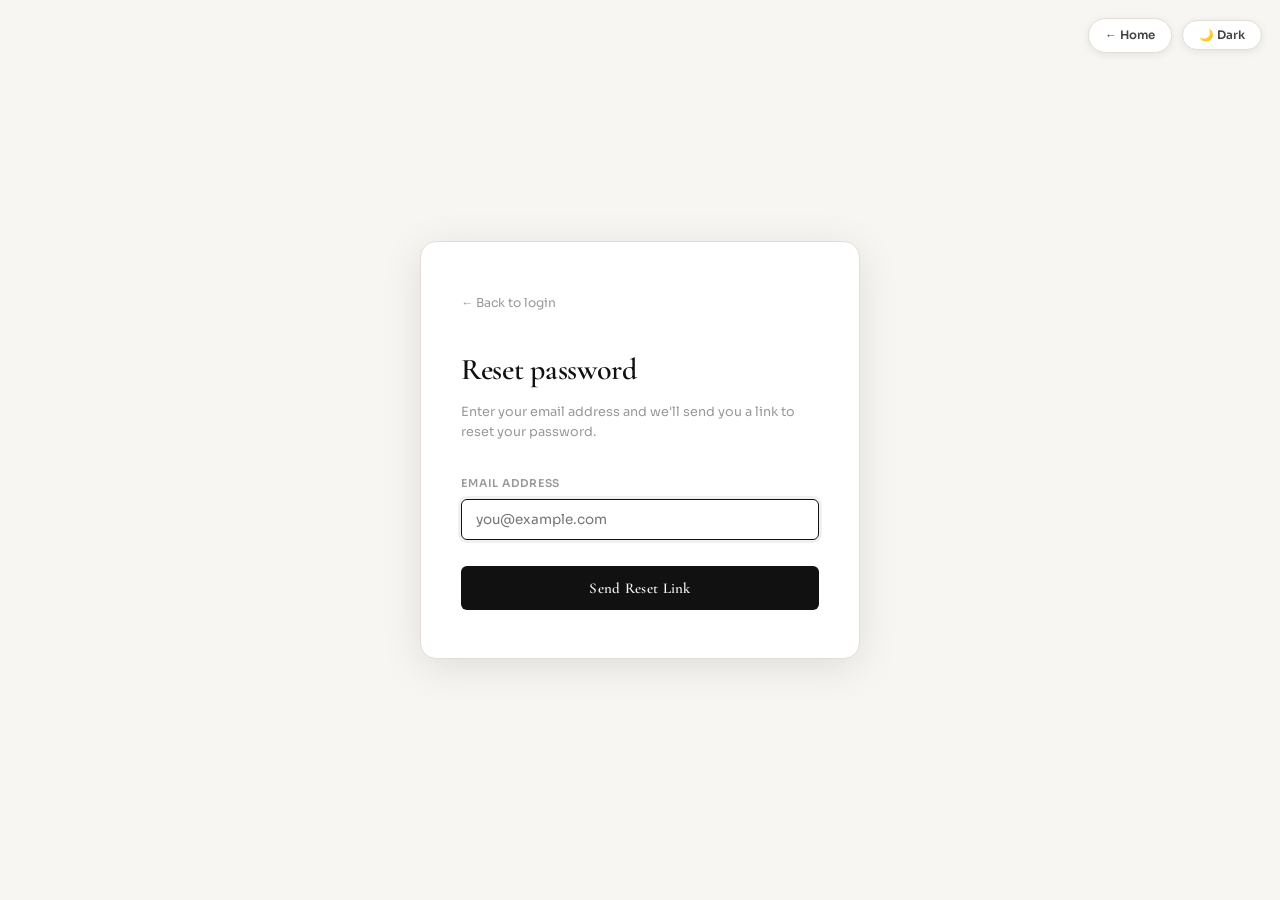
<file: templates/reset_password.html>
<!DOCTYPE html>
<html lang="en" data-theme="light">
<head>
  <meta charset="UTF-8">
  <meta name="viewport" content="width=device-width, initial-scale=1.0">
  <title>Reset Password — RAGChat</title>
  <link rel="stylesheet" href="/static/css/style.css">
  <style>
    .reset-card {
      animation: floatCard 5s ease-in-out infinite;
    }

    @keyframes floatCard {
      0%, 100% { transform: translateY(0px); }
      50%       { transform: translateY(-10px); }
    }

    .auth-theme-row {
      position: fixed;
      top: 18px; right: 18px;
      z-index: 200;
      display: flex;
      align-items: center;
      gap: 10px;
    }

    .auth-theme-pill {
      display: inline-flex;
      align-items: center;
      gap: 6px;
      padding: 7px 16px;
      background: var(--bg2);
      border: 1.5px solid var(--border);
      border-radius: 20px;
      font-size: 0.78rem;
      font-weight: 600;
      color: var(--text2);
      cursor: pointer;
      transition: all 0.2s ease;
      box-shadow: 0 2px 8px rgba(0,0,0,0.08);
    }

    .auth-theme-pill:hover {
      background: var(--text);
      color: var(--bg);
      border-color: var(--text);
    }

    .home-back-btn {
      display: inline-flex;
      align-items: center;
      gap: 6px;
      padding: 7px 16px;
      background: var(--bg2);
      border: 1.5px solid var(--border);
      border-radius: 20px;
      font-size: 0.78rem;
      font-weight: 600;
      color: var(--text2);
      cursor: pointer;
      transition: all 0.2s ease;
      text-decoration: none;
      box-shadow: 0 2px 8px rgba(0,0,0,0.08);
    }

    .home-back-btn:hover {
      background: var(--text);
      color: var(--bg);
      border-color: var(--text);
    }
  </style>
</head>
<body class="reset-page">

  <div class="auth-theme-row">
    <a href="/" class="home-back-btn">← Home</a>
    <button class="auth-theme-pill" id="themeToggle">🌙 Dark</button>
  </div>

  <div class="reset-card">
    <a href="/login" class="back-link">← Back to login</a>

    <h2>Reset password</h2>
    <p class="desc">Enter your email address and we'll send you a link to reset your password.</p>

    <div class="alert alert-error"   id="errorAlert"></div>
    <div class="alert alert-success" id="successAlert"></div>

    <div id="formSection">
      <div class="form-group">
        <label for="email">Email address</label>
        <input type="email" class="form-input" id="email" placeholder="you@example.com" autofocus>
      </div>
      <button class="btn btn-primary" id="sendBtn">
        <span id="sendBtnText">Send Reset Link</span>
      </button>
    </div>

    <div id="sentSection" style="display:none; text-align:center;">
      <div style="font-size:48px; margin-bottom:16px;">📬</div>
      <h3 style="font-family:var(--font-cursive); font-size:1.4rem; font-weight:600; margin-bottom:8px;">Check your inbox</h3>
      <p style="font-size:0.85rem; color:var(--text3); margin-bottom:24px;">
        If an account exists for that email, a reset link has been sent. Check your spam folder too.
      </p>
      <div style="display:flex; gap:10px; justify-content:center; flex-wrap:wrap;">
        <a href="/login" class="btn btn-secondary" style="display:inline-flex;">Back to login</a>
        <a href="/"      class="btn btn-ghost"     style="display:inline-flex;">← Home</a>
      </div>
    </div>
  </div>

  <script>
    const savedTheme = localStorage.getItem('theme') || 'light';
    document.documentElement.setAttribute('data-theme', savedTheme);
    const themeToggle = document.getElementById('themeToggle');
    themeToggle.textContent = savedTheme === 'dark' ? '☀️ Light' : '🌙 Dark';
    themeToggle.addEventListener('click', () => {
      const current = document.documentElement.getAttribute('data-theme');
      const next = current === 'dark' ? 'light' : 'dark';
      document.documentElement.setAttribute('data-theme', next);
      localStorage.setItem('theme', next);
      themeToggle.textContent = next === 'dark' ? '☀️ Light' : '🌙 Dark';
    });

    const sendBtn     = document.getElementById('sendBtn');
    const sendBtnText = document.getElementById('sendBtnText');

    async function sendReset() {
      const email = document.getElementById('email').value.trim();
      document.getElementById('errorAlert').style.display = 'none';

      if (!email) {
        document.getElementById('errorAlert').textContent  = 'Please enter your email address';
        document.getElementById('errorAlert').style.display = 'block';
        return;
      }

      sendBtn.disabled  = true;
      sendBtnText.innerHTML = '<span class="spinner"></span>';

      try {
        const res  = await fetch('/api/request-reset', {
          method:  'POST',
          headers: { 'Content-Type': 'application/json' },
          body:    JSON.stringify({ email })
        });
        const data = await res.json();
        if (data.success) {
          document.getElementById('formSection').style.display = 'none';
          document.getElementById('sentSection').style.display  = 'block';
        } else {
          document.getElementById('errorAlert').textContent  = data.error || 'Failed to send reset email';
          document.getElementById('errorAlert').style.display = 'block';
        }
      } catch (e) {
        document.getElementById('errorAlert').textContent  = 'Connection error. Please try again.';
        document.getElementById('errorAlert').style.display = 'block';
      } finally {
        sendBtn.disabled  = false;
        sendBtnText.textContent = 'Send Reset Link';
      }
    }

    sendBtn.addEventListener('click', sendReset);
    document.getElementById('email').addEventListener('keydown', e => { if (e.key === 'Enter') sendReset(); });
  </script>
</body>
</html>
</file>
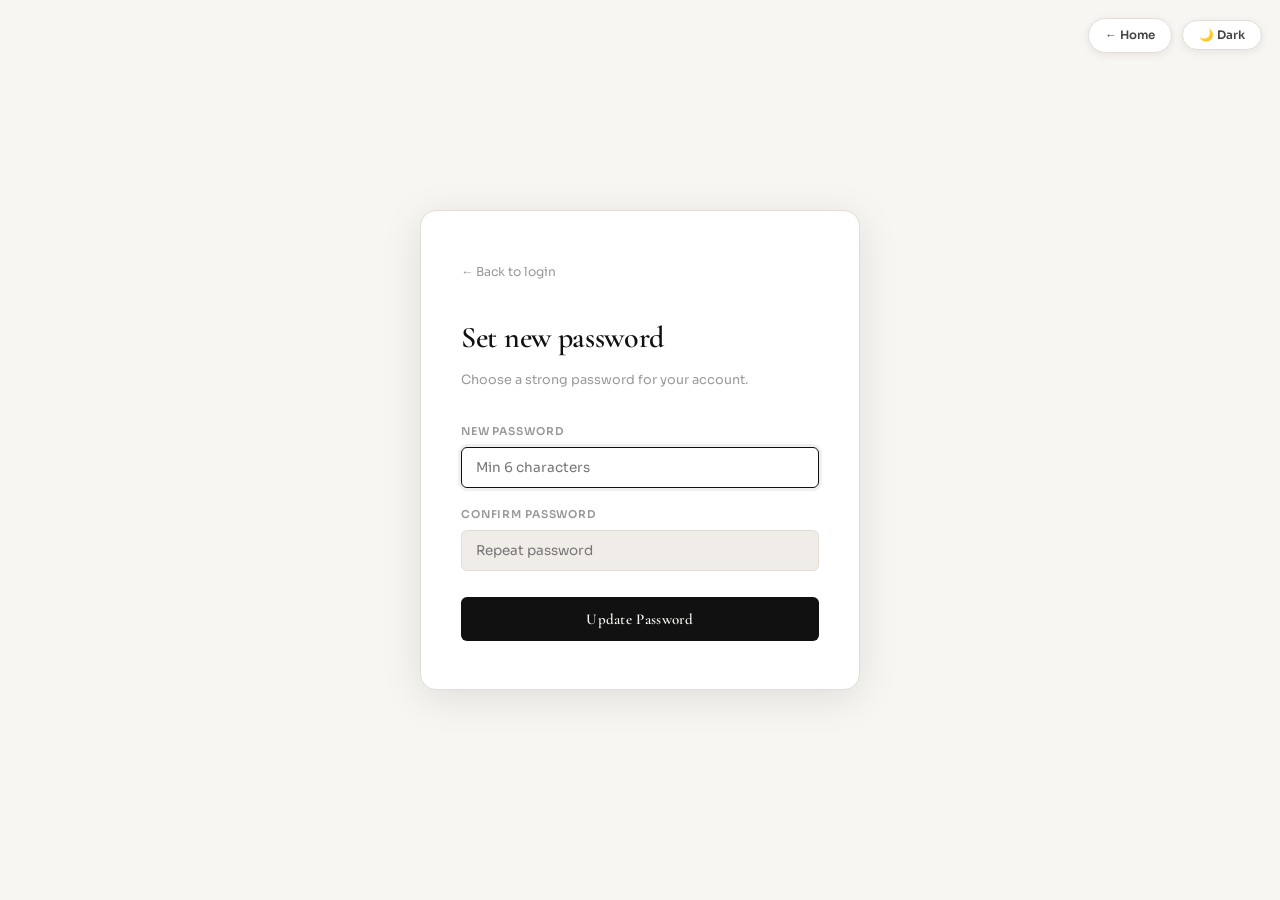
<file: templates/reset_password_confirm.html>
<!DOCTYPE html>
<html lang="en" data-theme="light">
<head>
  <meta charset="UTF-8">
  <meta name="viewport" content="width=device-width, initial-scale=1.0">
  <title>Set New Password — RAGChat</title>
  <link rel="stylesheet" href="/static/css/style.css">
  <style>
    .reset-card {
      animation: floatCard 5s ease-in-out infinite;
    }

    @keyframes floatCard {
      0%, 100% { transform: translateY(0px); }
      50%       { transform: translateY(-10px); }
    }

    .auth-theme-row {
      position: fixed;
      top: 18px; right: 18px;
      z-index: 200;
      display: flex;
      align-items: center;
      gap: 10px;
    }

    .auth-theme-pill {
      display: inline-flex;
      align-items: center;
      gap: 6px;
      padding: 7px 16px;
      background: var(--bg2);
      border: 1.5px solid var(--border);
      border-radius: 20px;
      font-size: 0.78rem;
      font-weight: 600;
      color: var(--text2);
      cursor: pointer;
      transition: all 0.2s ease;
      box-shadow: 0 2px 8px rgba(0,0,0,0.08);
    }

    .auth-theme-pill:hover {
      background: var(--text);
      color: var(--bg);
      border-color: var(--text);
    }

    .home-back-btn {
      display: inline-flex;
      align-items: center;
      gap: 6px;
      padding: 7px 16px;
      background: var(--bg2);
      border: 1.5px solid var(--border);
      border-radius: 20px;
      font-size: 0.78rem;
      font-weight: 600;
      color: var(--text2);
      cursor: pointer;
      transition: all 0.2s ease;
      text-decoration: none;
      box-shadow: 0 2px 8px rgba(0,0,0,0.08);
    }

    .home-back-btn:hover {
      background: var(--text);
      color: var(--bg);
      border-color: var(--text);
    }
  </style>
</head>
<body class="reset-page">

  <div class="auth-theme-row">
    <a href="/" class="home-back-btn">← Home</a>
    <button class="auth-theme-pill" id="themeToggle">🌙 Dark</button>
  </div>

  <div class="reset-card">
    <a href="/login" class="back-link">← Back to login</a>

    <h2>Set new password</h2>
    <p class="desc">Choose a strong password for your account.</p>

    <div class="alert alert-error"   id="errorAlert"></div>
    <div class="alert alert-success" id="successAlert"></div>

    <div id="formSection">
      <div class="form-group">
        <label for="password">New Password</label>
        <input type="password" class="form-input" id="password" placeholder="Min 6 characters" autofocus>
        <div class="form-error" id="passwordError"></div>
      </div>
      <div class="form-group">
        <label for="confirmPassword">Confirm Password</label>
        <input type="password" class="form-input" id="confirmPassword" placeholder="Repeat password">
        <div class="form-error" id="confirmError"></div>
      </div>
      <button class="btn btn-primary" id="resetBtn">
        <span id="resetBtnText">Update Password</span>
      </button>
    </div>

    <div id="doneSection" style="display:none; text-align:center;">
      <div style="font-size:48px; margin-bottom:16px;">✅</div>
      <h3 style="font-family:var(--font-cursive); font-size:1.4rem; font-weight:600; margin-bottom:8px;">Password updated!</h3>
      <p style="font-size:0.85rem; color:var(--text3); margin-bottom:24px;">
        Your password has been changed successfully. You can now sign in.
      </p>
      <div style="display:flex; gap:10px; justify-content:center; flex-wrap:wrap;">
        <a href="/login" class="btn btn-primary"   style="display:inline-flex;">Sign In →</a>
        <a href="/"      class="btn btn-secondary" style="display:inline-flex;">← Home</a>
      </div>
    </div>
  </div>

  <script>
    const savedTheme = localStorage.getItem('theme') || 'light';
    document.documentElement.setAttribute('data-theme', savedTheme);
    const themeToggle = document.getElementById('themeToggle');
    themeToggle.textContent = savedTheme === 'dark' ? '☀️ Light' : '🌙 Dark';
    themeToggle.addEventListener('click', () => {
      const current = document.documentElement.getAttribute('data-theme');
      const next = current === 'dark' ? 'light' : 'dark';
      document.documentElement.setAttribute('data-theme', next);
      localStorage.setItem('theme', next);
      themeToggle.textContent = next === 'dark' ? '☀️ Light' : '🌙 Dark';
    });

    // Get token from URL path
    const token      = window.location.pathname.split('/').pop();
    const resetBtn   = document.getElementById('resetBtn');
    const resetBtnText = document.getElementById('resetBtnText');

    async function doReset() {
      document.getElementById('errorAlert').style.display = 'none';
      document.querySelectorAll('.form-error').forEach(e => { e.style.display = 'none'; });

      const password = document.getElementById('password').value;
      const confirm  = document.getElementById('confirmPassword').value;

      let valid = true;
      if (password.length < 6) {
        document.getElementById('passwordError').textContent  = 'At least 6 characters required';
        document.getElementById('passwordError').style.display = 'block';
        valid = false;
      }
      if (password !== confirm) {
        document.getElementById('confirmError').textContent  = 'Passwords do not match';
        document.getElementById('confirmError').style.display = 'block';
        valid = false;
      }
      if (!valid) return;

      resetBtn.disabled  = true;
      resetBtnText.innerHTML = '<span class="spinner"></span>';

      try {
        const res  = await fetch('/api/reset-password', {
          method:  'POST',
          headers: { 'Content-Type': 'application/json' },
          body:    JSON.stringify({ token, password })
        });
        const data = await res.json();
        if (data.success) {
          document.getElementById('formSection').style.display = 'none';
          document.getElementById('doneSection').style.display  = 'block';
        } else {
          document.getElementById('errorAlert').textContent  = data.error || 'Reset failed. Link may be expired.';
          document.getElementById('errorAlert').style.display = 'block';
        }
      } catch (e) {
        document.getElementById('errorAlert').textContent  = 'Connection error. Please try again.';
        document.getElementById('errorAlert').style.display = 'block';
      } finally {
        resetBtn.disabled  = false;
        resetBtnText.textContent = 'Update Password';
      }
    }

    resetBtn.addEventListener('click', doReset);
    document.addEventListener('keydown', e => { if (e.key === 'Enter') doReset(); });
  </script>
</body>
</html>
</file>
<file: static/css/style.css>
@import url('https://fonts.googleapis.com/css2?family=Cormorant+Garamond:ital,wght@0,300;0,400;0,500;0,600;0,700;1,300;1,400;1,500&family=Sora:wght@300;400;500;600;700&family=JetBrains+Mono:wght@400;500&display=swap');

/* ── CSS Variables ──────────────────────────────────────────────────────────── */
:root {
  --bg: #f7f6f3;
  --bg2: #ffffff;
  --bg3: #f0ede8;
  --border: #e2ddd6;
  --border2: #ccc8c0;
  --text: #111111;
  --text2: #444444;
  --text3: #999999;
  --accent: #111111;
  --accent-hover: #333333;
  --accent-text: #ffffff;
  --danger: #b0291d;
  --danger-hover: #d44233;
  --success: #2a7a45;
  --sidebar-bg: #ffffff;
  --sidebar-item: #f5f2ee;
  --sidebar-item-hover: #ebe7e0;
  --sidebar-item-active: #111111;
  --sidebar-item-active-text: #ffffff;
  --input-bg: #ffffff;
  --shadow: 0 1px 3px rgba(0,0,0,0.07), 0 4px 16px rgba(0,0,0,0.04);
  --shadow-lg: 0 8px 40px rgba(0,0,0,0.10);
  --radius: 10px;
  --radius-sm: 6px;
  --radius-lg: 16px;
  --transition: all 0.2s cubic-bezier(0.4, 0, 0.2, 1);
  --font-cursive: 'Cormorant Garamond', Georgia, serif;
  --font-sans: 'Sora', sans-serif;
}

[data-theme="dark"] {
  --bg: #0f0f0f;
  --bg2: #171717;
  --bg3: #1f1f1f;
  --border: #2a2a2a;
  --border2: #333333;
  --text: #efefef;
  --text2: #aaaaaa;
  --text3: #606060;
  --accent: #efefef;
  --accent-hover: #ffffff;
  --accent-text: #111111;
  --danger: #e05040;
  --danger-hover: #ff6b5b;
  --success: #3dba6a;
  --sidebar-bg: #171717;
  --sidebar-item: #1f1f1f;
  --sidebar-item-hover: #252525;
  --sidebar-item-active: #efefef;
  --sidebar-item-active-text: #111111;
  --input-bg: #171717;
  --shadow: 0 1px 3px rgba(0,0,0,0.4), 0 4px 16px rgba(0,0,0,0.25);
  --shadow-lg: 0 8px 40px rgba(0,0,0,0.5);
}

/* ── Reset & Base ────────────────────────────────────────────────────────────── */
*, *::before, *::after { box-sizing: border-box; margin: 0; padding: 0; }

html { height: 100%; font-size: 15px; }

body {
  font-family: var(--font-sans);
  background: var(--bg);
  color: var(--text);
  min-height: 100%;
  line-height: 1.6;
  transition: background 0.3s ease, color 0.3s ease;
}

a { color: inherit; text-decoration: none; }
button { cursor: pointer; font-family: inherit; }
input, textarea { font-family: inherit; }

/* ── Auth Pages ──────────────────────────────────────────────────────────────── */
.auth-page {
  min-height: 100vh;
  display: flex;
  align-items: center;
  justify-content: center;
  background: var(--bg);
  position: relative;
  overflow: hidden;
}

.auth-page::before {
  content: '';
  position: absolute;
  top: -200px; right: -200px;
  width: 600px; height: 600px;
  border-radius: 50%;
  background: radial-gradient(circle, rgba(0,0,0,0.03) 0%, transparent 70%);
  pointer-events: none;
}

[data-theme="dark"] .auth-page::before {
  background: radial-gradient(circle, rgba(255,255,255,0.03) 0%, transparent 70%);
}

.auth-grid {
  display: grid;
  grid-template-columns: 1fr 1fr;
  width: 900px;
  max-width: 95vw;
  min-height: 560px;
  background: var(--bg2);
  border-radius: var(--radius-lg);
  overflow: hidden;
  box-shadow: var(--shadow-lg);
  border: 1px solid var(--border);
}

.auth-brand {
  background: var(--text);
  color: var(--bg);
  display: flex;
  flex-direction: column;
  justify-content: center;
  padding: 60px 48px;
  position: relative;
  overflow: hidden;
}

.auth-brand::after {
  content: '';
  position: absolute;
  bottom: -80px; right: -80px;
  width: 260px; height: 260px;
  border-radius: 50%;
  border: 1px solid rgba(255,255,255,0.08);
}

.auth-brand::before {
  content: '';
  position: absolute;
  top: -40px; left: -40px;
  width: 180px; height: 180px;
  border-radius: 50%;
  border: 1px solid rgba(255,255,255,0.06);
}

.brand-logo {
  display: flex;
  align-items: center;
  gap: 12px;
  margin-bottom: 48px;
}

.brand-icon {
  background: none;
  border-radius: 0;
  display: flex; align-items: center; justify-content: center;
  font-family: var(--font-cursive);
  font-style: italic;
  font-weight: 700;
  font-size: 1.6rem;
  letter-spacing: -0.04em;
  color: var(--bg);
  line-height: 1;
}

.brand-name {
  font-family: var(--font-cursive);
  font-size: 1.6rem;
  font-weight: 600;
  letter-spacing: 0.01em;
}

.auth-brand h1 {
  font-family: var(--font-cursive);
  font-size: 2.4rem;
  font-weight: 600;
  letter-spacing: -0.01em;
  line-height: 1.2;
  margin-bottom: 16px;
}

.auth-brand p {
  font-size: 0.9rem;
  opacity: 0.6;
  line-height: 1.7;
}

.auth-features {
  margin-top: 40px;
  display: flex;
  flex-direction: column;
  gap: 12px;
}

.auth-feature {
  display: flex;
  align-items: center;
  gap: 10px;
  font-size: 0.82rem;
  opacity: 0.7;
}

.auth-feature-dot {
  width: 6px; height: 6px;
  border-radius: 50%;
  background: rgba(255,255,255,0.5);
  flex-shrink: 0;
}

.auth-form-side {
  padding: 56px 48px;
  display: flex;
  flex-direction: column;
  justify-content: center;
}

.auth-form-side h2 {
  font-family: var(--font-cursive);
  font-size: 2rem;
  font-weight: 600;
  letter-spacing: -0.01em;
  margin-bottom: 6px;
}

.auth-form-side .subtitle {
  font-size: 0.85rem;
  color: var(--text3);
  margin-bottom: 36px;
}

.form-group {
  margin-bottom: 18px;
}

.form-group label {
  display: block;
  font-size: 0.72rem;
  font-weight: 600;
  letter-spacing: 0.08em;
  text-transform: uppercase;
  color: var(--text3);
  margin-bottom: 7px;
}

.form-input {
  width: 100%;
  padding: 11px 14px;
  background: var(--bg3);
  border: 1.5px solid var(--border);
  border-radius: var(--radius-sm);
  color: var(--text);
  font-size: 0.9rem;
  transition: var(--transition);
  outline: none;
}

.form-input:focus {
  border-color: var(--text);
  background: var(--input-bg);
  box-shadow: 0 0 0 3px rgba(0,0,0,0.06);
}

[data-theme="dark"] .form-input:focus {
  box-shadow: 0 0 0 3px rgba(255,255,255,0.06);
}

.form-input.error { border-color: var(--danger); }

.btn {
  display: inline-flex;
  align-items: center;
  justify-content: center;
  gap: 8px;
  padding: 12px 20px;
  border-radius: var(--radius-sm);
  font-size: 0.88rem;
  font-weight: 600;
  border: none;
  transition: var(--transition);
  white-space: nowrap;
}

.btn-primary {
  background: var(--text);
  color: var(--bg);
  width: 100%;
  padding: 13px;
  margin-top: 8px;
  font-size: 0.9rem;
  letter-spacing: 0.02em;
  font-family: var(--font-cursive);
  font-weight: 600;
  font-size: 1rem;
}

.btn-primary:hover { opacity: 0.85; transform: translateY(-1px); }
.btn-primary:active { transform: translateY(0); }

.btn-secondary {
  background: var(--bg3);
  color: var(--text);
  border: 1.5px solid var(--border);
}

.btn-secondary:hover { background: var(--text); color: var(--bg); border-color: var(--text); }

.btn-ghost {
  background: transparent;
  color: var(--text2);
  border: 1.5px solid var(--border);
}

.btn-ghost:hover { background: var(--bg3); color: var(--text); }

.btn-danger {
  background: var(--danger);
  color: #fff;
  border: none;
}
.btn-danger:hover { background: var(--danger-hover); }

.auth-switch {
  text-align: center;
  margin-top: 24px;
  font-size: 0.85rem;
  color: var(--text3);
}

.auth-switch a { color: var(--text); font-weight: 600; border-bottom: 1px solid currentColor; }

.form-error {
  font-size: 0.8rem;
  color: var(--danger);
  margin-top: 4px;
  display: none;
}

.alert {
  padding: 11px 14px;
  border-radius: var(--radius-sm);
  font-size: 0.85rem;
  margin-bottom: 18px;
  display: none;
}

.alert-error { background: #fef2f2; color: #991b1b; border: 1px solid #fecaca; }
.alert-success { background: #f0fdf4; color: #166534; border: 1px solid #bbf7d0; }

[data-theme="dark"] .alert-error { background: rgba(192,57,43,0.15); color: #f87171; border-color: rgba(192,57,43,0.3); }
[data-theme="dark"] .alert-success { background: rgba(39,174,96,0.15); color: #4ade80; border-color: rgba(39,174,96,0.3); }

/* ── Dark Mode Toggle ────────────────────────────────────────────────────────── */
/* Lives inside .topbar-actions — inherits .topbar-btn styles */
.theme-toggle:hover {
  transform: scale(1.08) rotate(18deg) !important;
}

/* ── Chat Layout ─────────────────────────────────────────────────────────────── */
.chat-layout {
  display: flex;
  height: 100vh;
  overflow: hidden;
  background: var(--bg);
}

/* ── Sidebar ─────────────────────────────────────────────────────────────────── */
.sidebar {
  width: 268px;
  flex-shrink: 0;
  background: var(--sidebar-bg);
  border-right: 1px solid var(--border);
  display: flex;
  flex-direction: column;
  height: 100vh;
  transition: transform 0.3s ease, margin-left 0.3s ease;
}

.sidebar.collapsed {
  margin-left: -268px;
  visibility: hidden;
}

.sidebar-header {
  padding: 18px 14px 14px;
  border-bottom: 1px solid var(--border);
  display: flex;
  align-items: center;
  gap: 10px;
}

.sidebar-logo {
  display: flex;
  align-items: center;
  gap: 8px;
  flex: 1;
}

.sidebar-logo-icon {
  background: none;
  border-radius: 0;
  display: flex; align-items: center; justify-content: center;
  font-family: var(--font-cursive);
  font-style: italic;
  font-weight: 700;
  font-size: 1.4rem;
  letter-spacing: -0.04em;
  color: var(--text);
  line-height: 1;
}

.sidebar-logo-name {
  font-family: var(--font-cursive);
  font-size: 1.25rem;
  font-weight: 600;
  letter-spacing: 0.01em;
  color: var(--text);
}

/* ── New Chat Button ──────────────────────────────────────────────────────────── */
.new-chat-btn {
  width: 30px; height: 30px;
  background: var(--bg3);
  border: 1.5px solid var(--border);
  border-radius: var(--radius-sm);
  display: flex; align-items: center; justify-content: center;
  cursor: pointer;
  font-size: 18px;
  line-height: 1;
  color: var(--text2);
  transition: var(--transition);
  flex-shrink: 0;
  position: relative;
  overflow: hidden;
}

.new-chat-btn::before {
  content: '';
  position: absolute;
  inset: 0;
  background: var(--text);
  transform: scaleX(0);
  transform-origin: left;
  transition: transform 0.25s cubic-bezier(0.4, 0, 0.2, 1);
  z-index: 0;
}

.new-chat-btn span { position: relative; z-index: 1; }

.new-chat-btn:hover::before { transform: scaleX(1); }
.new-chat-btn:hover { color: var(--bg); border-color: var(--text); }

.sidebar-search {
  padding: 10px 14px;
  border-bottom: 1px solid var(--border);
}

.sidebar-search input {
  width: 100%;
  padding: 8px 12px;
  background: var(--bg3);
  border: 1.5px solid var(--border);
  border-radius: var(--radius-sm);
  color: var(--text);
  font-size: 0.8rem;
  outline: none;
  transition: var(--transition);
}

.sidebar-search input:focus { border-color: var(--text2); background: var(--input-bg); }
.sidebar-search input::placeholder { color: var(--text3); }

.history-list {
  flex: 1;
  overflow-y: auto;
  padding: 8px;
}

.history-list::-webkit-scrollbar { width: 3px; }
.history-list::-webkit-scrollbar-track { background: transparent; }
.history-list::-webkit-scrollbar-thumb { background: var(--border2); border-radius: 4px; }

.history-section-label {
  font-size: 0.66rem;
  font-weight: 600;
  letter-spacing: 0.10em;
  text-transform: uppercase;
  color: var(--text3);
  padding: 8px 8px 4px;
  margin-top: 4px;
}

/* ── History Item ────────────────────────────────────────────────────────────── */
.history-item {
  display: flex;
  align-items: center;
  gap: 8px;
  padding: 9px 10px;
  border-radius: var(--radius-sm);
  cursor: pointer;
  transition: var(--transition);
  position: relative;
}

.history-item:hover { background: var(--sidebar-item-hover); }

.history-item.active {
  background: var(--sidebar-item-active);
  color: var(--sidebar-item-active-text);
}

.history-item-icon {
  font-size: 13px;
  opacity: 0.5;
  flex-shrink: 0;
}

.history-item.active .history-item-icon { opacity: 0.75; }

.history-item-title {
  font-size: 0.82rem;
  flex: 1;
  overflow: hidden;
  text-overflow: ellipsis;
  white-space: nowrap;
  font-weight: 500;
}

/* ── History Action Buttons (Rename & Delete) ─────────────────────────────── */
.history-item-actions {
  display: flex;
  opacity: 0;
  pointer-events: none;
  gap: 3px;
  flex-shrink: 0;
  transition: opacity 0.2s ease;
}

.history-item:hover .history-item-actions,
.history-item.active .history-item-actions { 
  opacity: 1; 
  pointer-events: auto; 
}

.history-action-btn {
  width: 26px; height: 26px;
  background: transparent;
  border: 1.5px solid transparent;
  border-radius: 5px;
  display: flex; align-items: center; justify-content: center;
  font-size: 12px;
  color: var(--text3);
  transition: background 0.2s ease, border-color 0.2s ease, color 0.2s ease, transform 0.2s ease;
  padding: 0;
  position: relative;
  overflow: hidden;
}

/* Rename button — black fill on hover */
.history-action-btn.rename-btn:hover {
  background: var(--text);
  border-color: var(--text);
  color: var(--bg);
  transform: scale(1.08);
}

/* Delete button — stays monochrome but signals danger */
.history-action-btn.del:hover {
  background: var(--text);
  border-color: var(--text);
  color: var(--bg);
  transform: scale(1.08);
}

/* Active (inverted background) overrides */
.history-item.active .history-action-btn { color: var(--bg); opacity: 0.6; border-color: transparent; }
.history-item.active .history-action-btn:hover {
  background: var(--bg);
  border-color: var(--bg);
  color: var(--text);
  opacity: 1;
  transform: scale(1.08);
}
.history-item.active .history-action-btn.del:hover {
  background: var(--danger);
  border-color: var(--danger);
  color: #fff;
  opacity: 1;
}

/* ── Inline rename input with typing-cursor animation ───────────────────────── */
.history-item-rename {
  font-size: 0.82rem;
  flex: 1;
  background: var(--input-bg);
  border: 1.5px solid var(--text);
  border-radius: 4px;
  padding: 3px 8px;
  color: var(--text);
  outline: none;
  animation: renameSlideIn 0.2s ease;
  caret-color: var(--text);
  font-family: var(--font-sans);
}

@keyframes renameSlideIn {
  from { opacity: 0; transform: scaleX(0.9); }
  to   { opacity: 1; transform: scaleX(1); }
}

/* Typing cursor pulse on the inline rename */
.history-item-rename:focus {
  box-shadow: 0 0 0 2px rgba(0,0,0,0.12);
  animation: renameSlideIn 0.2s ease, cursorPulse 1s ease infinite;
}

[data-theme="dark"] .history-item-rename:focus {
  box-shadow: 0 0 0 2px rgba(255,255,255,0.12);
}

@keyframes cursorPulse {
  0%, 100% { border-color: var(--text); }
  50%       { border-color: var(--text3); }
}



@media (max-width: 768px) {
  .sidebar { position: fixed; left: 0; top: 0; bottom: 0; z-index: 1000; }
  .sidebar.collapsed { display: none; }
}

/* Sidebar profile */
.sidebar-profile {
  padding: 12px 14px;
  border-top: 1px solid var(--border);
  display: flex;
  align-items: center;
  gap: 10px;
  cursor: pointer;
  transition: var(--transition);
  position: relative;
}

.sidebar-profile:hover { background: var(--bg3); }

.profile-avatar {
  width: 34px; height: 34px;
  background: var(--text);
  color: var(--bg);
  border-radius: 50%;
  display: flex; align-items: center; justify-content: center;
  font-family: var(--font-cursive);
  font-size: 1rem;
  font-weight: 600;
  flex-shrink: 0;
}

.profile-info {
  flex: 1;
  min-width: 0;
}

.profile-name {
  font-size: 0.83rem;
  font-weight: 600;
  overflow: hidden; text-overflow: ellipsis; white-space: nowrap;
}

.profile-email {
  font-size: 0.7rem;
  color: var(--text3);
  overflow: hidden; text-overflow: ellipsis; white-space: nowrap;
}

.profile-menu {
  position: absolute;
  bottom: calc(100% + 8px);
  left: 12px; right: 12px;
  background: var(--bg2);
  border: 1.5px solid var(--border);
  border-radius: var(--radius);
  box-shadow: var(--shadow-lg);
  overflow: hidden;
  display: none;
  z-index: 100;
}

.profile-menu.open { display: block; animation: modalIn 0.18s ease; }

.profile-menu-item {
  display: flex;
  align-items: center;
  gap: 10px;
  padding: 11px 14px;
  font-size: 0.84rem;
  cursor: pointer;
  transition: var(--transition);
  color: var(--text2);
}

.profile-menu-item:hover { background: var(--bg3); color: var(--text); }
.profile-menu-item.danger { color: var(--danger); }
.profile-menu-item.danger:hover { background: rgba(176,41,29,0.07); }

/* ── Main chat area ─────────────────────────────────────────────────────────── */
.chat-main {
  flex: 1;
  display: flex;
  flex-direction: column;
  overflow: hidden;
  background: var(--bg);
}

.chat-topbar {
  padding: 0 20px;
  height: 54px;
  border-bottom: 1px solid var(--border);
  display: flex;
  align-items: center;
  justify-content: space-between;
  background: var(--bg2);
  flex-shrink: 0;
}

.chat-topbar-title {
  font-family: var(--font-cursive);
  font-size: 1.1rem;
  font-weight: 500;
  overflow: hidden; text-overflow: ellipsis; white-space: nowrap;
  max-width: 400px;
  letter-spacing: 0.01em;
}

.topbar-actions {
  display: flex;
  align-items: center;
  gap: 8px;
}

.topbar-btn {
  width: 34px; height: 34px;
  background: transparent;
  border: 1.5px solid var(--border);
  border-radius: var(--radius-sm);
  display: flex; align-items: center; justify-content: center;
  cursor: pointer;
  font-size: 15px;
  color: var(--text3);
  transition: var(--transition);
  position: relative;
  overflow: hidden;
}

.topbar-btn::before {
  content: '';
  position: absolute;
  inset: 0;
  background: var(--text);
  transform: scaleY(0);
  transform-origin: bottom;
  transition: transform 0.2s ease;
  z-index: 0;
}

.topbar-btn span, .topbar-btn { position: relative; }

.topbar-btn:hover::before { transform: scaleY(1); }
.topbar-btn:hover { color: var(--bg); border-color: var(--text); }

/* ── Messages ───────────────────────────────────────────────────────────────── */
.messages-container {
  flex: 1;
  overflow-y: auto;
  padding: 24px 0;
}

.messages-container::-webkit-scrollbar { width: 3px; }
.messages-container::-webkit-scrollbar-track { background: transparent; }
.messages-container::-webkit-scrollbar-thumb { background: var(--border2); border-radius: 4px; }

.messages-inner {
  max-width: 740px;
  margin: 0 auto;
  padding: 0 24px;
}

.welcome-screen {
  display: flex;
  flex-direction: column;
  align-items: center;
  justify-content: center;
  min-height: 60vh;
  text-align: center;
  color: var(--text3);
}

.welcome-icon {
  width: 62px; height: 62px;
  background: var(--bg3);
  border-radius: var(--radius);
  display: flex; align-items: center; justify-content: center;
  font-size: 26px;
  margin-bottom: 20px;
  border: 1.5px solid var(--border);
}

.welcome-screen h2 {
  font-family: var(--font-cursive);
  font-size: 1.9rem;
  font-weight: 500;
  color: var(--text);
  letter-spacing: -0.01em;
  margin-bottom: 8px;
}

.welcome-screen p {
  font-size: 0.88rem;
  max-width: 360px;
  line-height: 1.7;
}

.message-row {
  display: flex;
  gap: 12px;
  margin-bottom: 20px;
  animation: fadeInUp 0.25s ease;
}

@keyframes fadeInUp {
  from { opacity: 0; transform: translateY(8px); }
  to { opacity: 1; transform: translateY(0); }
}

.message-row.user { flex-direction: row-reverse; }

.message-avatar {
  width: 30px; height: 30px;
  border-radius: 50%;
  display: flex; align-items: center; justify-content: center;
  font-family: var(--font-cursive);
  font-size: 1rem;
  font-weight: 600;
  flex-shrink: 0;
  align-self: flex-end;
}

.message-row.user .message-avatar {
  background: var(--text);
  color: var(--bg);
}

.message-row.assistant .message-avatar {
  background: var(--bg3);
  color: var(--text);
  border: 1.5px solid var(--border);
  font-size: 14px;
}

.message-bubble {
  max-width: 82%;
  padding: 12px 16px;
  border-radius: var(--radius);
  font-size: 0.9rem;
  line-height: 1.65;
}

.message-row.user .message-bubble {
  background: var(--text);
  color: var(--bg);
  border-bottom-right-radius: 3px;
}

.message-row.assistant .message-bubble {
  background: var(--bg2);
  color: var(--text);
  border: 1px solid var(--border);
  border-bottom-left-radius: 3px;
}

.message-bubble code {
  font-family: 'JetBrains Mono', monospace;
  font-size: 0.82em;
  background: rgba(0,0,0,0.08);
  padding: 1px 5px;
  border-radius: 3px;
}

[data-theme="dark"] .message-bubble code { background: rgba(255,255,255,0.1); }

.message-bubble pre {
  margin: 10px 0;
  padding: 12px;
  background: var(--bg3);
  border-radius: var(--radius-sm);
  overflow-x: auto;
  font-size: 0.82em;
}

.message-bubble pre code { background: none; padding: 0; }

/* ── Typing indicator ───────────────────────────────────────────────────────── */
.typing-indicator {
  display: flex;
  gap: 12px;
  margin-bottom: 20px;
}

.typing-dots {
  display: flex;
  gap: 4px;
  align-items: center;
  padding: 14px 18px;
  background: var(--bg2);
  border: 1px solid var(--border);
  border-radius: var(--radius);
  border-bottom-left-radius: 3px;
}

.typing-dot {
  width: 7px; height: 7px;
  background: var(--text3);
  border-radius: 50%;
  animation: typingBounce 1.2s infinite;
}

.typing-dot:nth-child(2) { animation-delay: 0.2s; }
.typing-dot:nth-child(3) { animation-delay: 0.4s; }

@keyframes typingBounce {
  0%, 60%, 100% { transform: translateY(0); opacity: 0.4; }
  30% { transform: translateY(-6px); opacity: 1; }
}

/* ── Input area ─────────────────────────────────────────────────────────────── */
.chat-input-area {
  padding: 14px 22px 18px;
  background: var(--bg);
  border-top: 1px solid var(--border);
  flex-shrink: 0;
}

.pdf-badge {
  display: inline-flex;
  align-items: center;
  gap: 6px;
  padding: 4px 10px;
  background: var(--bg3);
  border: 1px solid var(--border);
  border-radius: 20px;
  font-size: 0.76rem;
  color: var(--text2);
  margin-bottom: 10px;
  cursor: pointer;
  transition: var(--transition);
}

.pdf-badge:hover { background: var(--border); }

.pdf-badge .pdf-name {
  font-weight: 600;
  max-width: 200px;
  overflow: hidden; text-overflow: ellipsis; white-space: nowrap;
}

.input-box {
  display: flex;
  gap: 10px;
  align-items: flex-end;
  background: var(--bg2);
  border: 1.5px solid var(--border);
  border-radius: var(--radius);
  padding: 10px 12px;
  transition: var(--transition);
}

.input-box:focus-within {
  border-color: var(--text);
  box-shadow: 0 0 0 3px rgba(0,0,0,0.06);
}

[data-theme="dark"] .input-box:focus-within {
  box-shadow: 0 0 0 3px rgba(255,255,255,0.06);
}

.input-box textarea {
  flex: 1;
  background: transparent;
  border: none;
  outline: none;
  color: var(--text);
  font-size: 0.9rem;
  resize: none;
  max-height: 160px;
  line-height: 1.55;
  padding: 0;
}

.input-box textarea::placeholder { color: var(--text3); }

.input-actions {
  display: flex;
  gap: 6px;
  align-items: center;
  flex-shrink: 0;
}

/* Upload (clip) button */
.input-action-btn {
  width: 32px; height: 32px;
  background: var(--bg3);
  border: 1.5px solid var(--border);
  border-radius: var(--radius-sm);
  display: flex; align-items: center; justify-content: center;
  cursor: pointer;
  font-size: 14px;
  color: var(--text3);
  transition: var(--transition);
  position: relative;
  overflow: hidden;
}

.input-action-btn::before {
  content: '';
  position: absolute;
  inset: 0;
  background: var(--text);
  transform: scale(0);
  border-radius: 50%;
  transition: transform 0.25s ease;
  z-index: 0;
}

.input-action-btn span { position: relative; z-index: 1; }

.input-action-btn:hover::before { transform: scale(1.6); }
.input-action-btn:hover { color: var(--bg); border-color: var(--text); }

/* ── Send Button — upgraded ─────────────────────────────────────────────────── */
.send-btn {
  width: 34px; height: 34px;
  background: var(--text);
  border: none;
  border-radius: var(--radius-sm);
  display: flex; align-items: center; justify-content: center;
  cursor: pointer;
  font-size: 15px;
  color: var(--bg);
  transition: var(--transition);
  position: relative;
  overflow: hidden;
}

.send-btn::after {
  content: '';
  position: absolute;
  inset: 0;
  background: rgba(255,255,255,0.15);
  transform: translateY(100%);
  transition: transform 0.22s ease;
}

.send-btn:hover::after { transform: translateY(0); }
.send-btn:hover { transform: scale(1.06); }
.send-btn:active { transform: scale(0.96); }
.send-btn:disabled { opacity: 0.3; cursor: not-allowed; transform: none; }

.input-hint {
  font-size: 0.7rem;
  color: var(--text3);
  text-align: center;
  margin-top: 8px;
}

/* ── Upload overlay ──────────────────────────────────────────────────────────── */
.upload-area {
  display: none;
  flex-direction: column;
  align-items: center;
  justify-content: center;
  gap: 12px;
  padding: 32px;
  border: 2px dashed var(--border2);
  border-radius: var(--radius);
  background: var(--bg3);
  cursor: pointer;
  transition: var(--transition);
  text-align: center;
}

.upload-area.visible { display: flex; }
.upload-area:hover { border-color: var(--text2); background: var(--bg2); }

.upload-area h3 { font-family: var(--font-cursive); font-size: 1.3rem; font-weight: 500; }
.upload-area p { font-size: 0.82rem; color: var(--text3); }

/* ── Modal ─────────────────────────────────────────────────────────────────── */
.modal-overlay {
  position: fixed; inset: 0;
  background: rgba(0,0,0,0.45);
  display: none;
  align-items: center; justify-content: center;
  z-index: 1000;
  backdrop-filter: blur(2px);
}

.modal-overlay.open { display: flex; }

.modal {
  background: var(--bg2);
  border: 1.5px solid var(--border);
  border-radius: var(--radius-lg);
  padding: 32px;
  width: 400px;
  max-width: 90vw;
  box-shadow: var(--shadow-lg);
  animation: modalIn 0.2s ease;
}

@keyframes modalIn {
  from { opacity: 0; transform: scale(0.95) translateY(8px); }
  to { opacity: 1; transform: scale(1) translateY(0); }
}

.modal h3 {
  font-family: var(--font-cursive);
  font-size: 1.5rem;
  font-weight: 600;
  margin-bottom: 8px;
  letter-spacing: 0.01em;
}
.modal p { font-size: 0.85rem; color: var(--text2); margin-bottom: 20px; }

/* ── Rename Modal — animated typing cursor in input ────────────────────────── */
#renameModal .form-input {
  border-width: 1.5px;
  transition: border-color 0.3s ease, box-shadow 0.3s ease;
  caret-color: var(--text);
}

#renameModal .form-input:focus {
  border-color: var(--text);
  animation: renameInputPulse 1.2s ease infinite;
}

@keyframes renameInputPulse {
  0%, 100% { box-shadow: 0 0 0 2px rgba(0,0,0,0.08); }
  50%       { box-shadow: 0 0 0 3px rgba(0,0,0,0.14); }
}

[data-theme="dark"] #renameModal .form-input:focus {
  animation: renameInputPulseDark 1.2s ease infinite;
}

@keyframes renameInputPulseDark {
  0%, 100% { box-shadow: 0 0 0 2px rgba(255,255,255,0.08); }
  50%       { box-shadow: 0 0 0 3px rgba(255,255,255,0.14); }
}

/* Rename confirm button — slides in */
#renameConfirmBtn {
  font-family: var(--font-cursive);
  font-size: 1rem;
  letter-spacing: 0.02em;
  background: var(--text);
  color: var(--bg);
  border: none;
  padding: 10px 22px;
  border-radius: var(--radius-sm);
  cursor: pointer;
  transition: var(--transition);
  width: auto;
}

#renameConfirmBtn:hover { opacity: 0.8; transform: translateY(-1px); }

.modal-actions {
  display: flex;
  gap: 10px;
  justify-content: flex-end;
}

/* ── Spinner ─────────────────────────────────────────────────────────────────── */
.spinner {
  width: 18px; height: 18px;
  border: 2px solid rgba(255,255,255,0.3);
  border-top-color: #fff;
  border-radius: 50%;
  animation: spin 0.7s linear infinite;
  display: inline-block;
}

@keyframes spin { to { transform: rotate(360deg); } }

/* ── Toast ───────────────────────────────────────────────────────────────────── */
.toast {
  position: fixed;
  bottom: 24px; left: 50%;
  transform: translateX(-50%) translateY(80px);
  background: var(--text);
  color: var(--bg);
  padding: 9px 20px;
  border-radius: 20px;
  font-size: 0.83rem;
  font-weight: 500;
  z-index: 2000;
  transition: transform 0.3s cubic-bezier(0.34, 1.56, 0.64, 1);
  white-space: nowrap;
  box-shadow: var(--shadow-lg);
}

.toast.show { transform: translateX(-50%) translateY(0); }

/* ── Markdown in messages ────────────────────────────────────────────────────── */
.message-bubble h1, .message-bubble h2, .message-bubble h3 {
  font-family: var(--font-cursive);
  font-weight: 600;
  margin: 12px 0 6px;
  letter-spacing: -0.01em;
}

.message-bubble h1 { font-size: 1.3em; }
.message-bubble h2 { font-size: 1.1em; }
.message-bubble h3 { font-size: 1em; }

.message-bubble ul, .message-bubble ol {
  padding-left: 20px;
  margin: 8px 0;
}

.message-bubble li { margin-bottom: 4px; }

.message-bubble strong { font-weight: 600; }
.message-bubble em { font-style: italic; }

.message-bubble p { margin: 6px 0; }
.message-bubble p:first-child { margin-top: 0; }
.message-bubble p:last-child { margin-bottom: 0; }

/* ── Reset password page ─────────────────────────────────────────────────────── */
.reset-page {
  min-height: 100vh;
  display: flex;
  align-items: center;
  justify-content: center;
  background: var(--bg);
}

.reset-card {
  background: var(--bg2);
  border: 1.5px solid var(--border);
  border-radius: var(--radius-lg);
  padding: 48px 40px;
  width: 440px;
  max-width: 90vw;
  box-shadow: var(--shadow-lg);
}

.reset-card .back-link {
  display: inline-flex;
  align-items: center;
  gap: 6px;
  font-size: 0.82rem;
  color: var(--text3);
  margin-bottom: 32px;
  transition: var(--transition);
}

.reset-card .back-link:hover { color: var(--text); }

.reset-card h2 {
  font-family: var(--font-cursive);
  font-size: 2rem;
  font-weight: 600;
  letter-spacing: -0.01em;
  margin-bottom: 8px;
}

.reset-card .desc { font-size: 0.85rem; color: var(--text3); margin-bottom: 32px; }

/* ── Responsive ──────────────────────────────────────────────────────────────── */
@media (max-width: 768px) {
  .auth-grid { grid-template-columns: 1fr; width: 95vw; }
  .auth-brand { display: none; }
  .auth-form-side { padding: 40px 28px; }
  
  .sidebar { 
    position: fixed; 
    z-index: 999; 
    transform: translateX(-100%); 
    margin-left: 0 !important;
    visibility: visible !important;
    width: 85vw; 
    max-width: 320px; 
    height: 100vh;
    box-shadow: 5px 0 25px rgba(0,0,0,0.5);
  }
  .sidebar.open { transform: translateX(0); }
  #closeSidebarBtn { display: block !important; }
  
  .history-item-actions { opacity: 1; pointer-events: auto; }
  
  .messages-inner { padding: 0 14px; }
}
</file>
